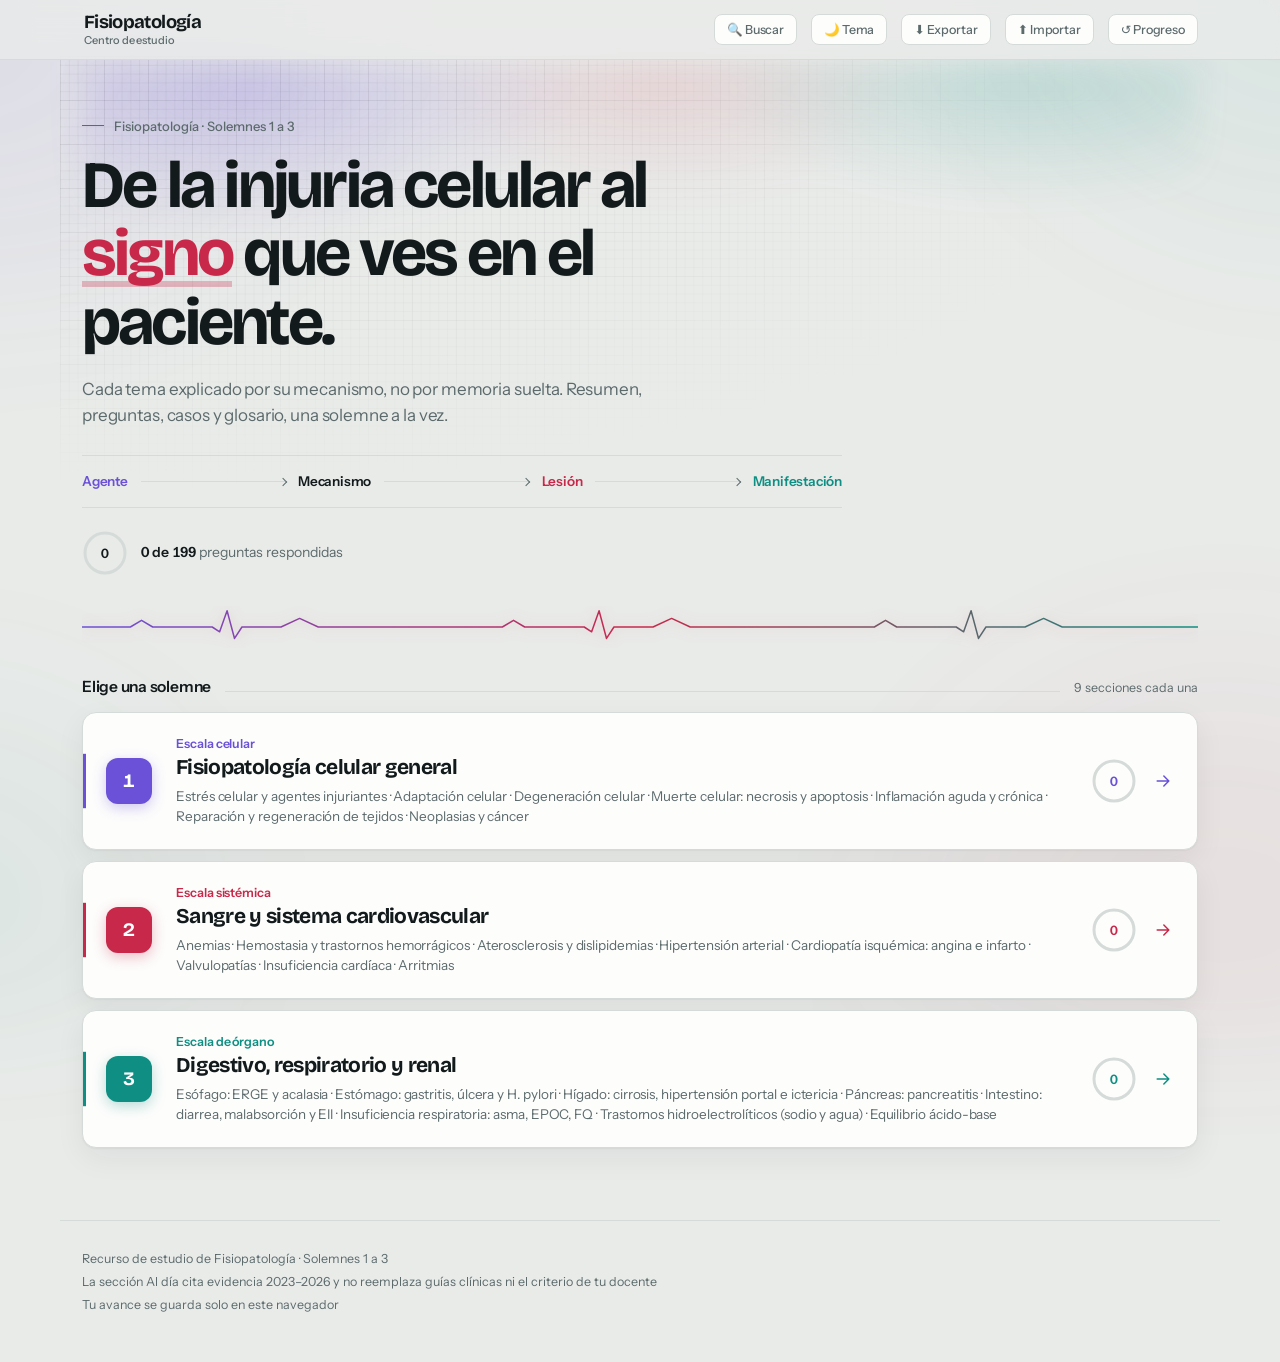
<file: index.html>
<!doctype html>
<html lang="es">
<head>
<meta charset="utf-8">
<meta name="viewport" content="width=device-width, initial-scale=1">
<title>Fisiopatología · Centro de Estudio</title>
<link rel="preconnect" href="https://fonts.googleapis.com">
<link rel="preconnect" href="https://fonts.gstatic.com" crossorigin>
<link href="https://fonts.googleapis.com/css2?family=Bricolage+Grotesque:opsz,wght@12..96,400;12..96,500;12..96,600;12..96,700;12..96,800&family=Instrument+Sans:wght@400;500;600;700&display=swap" rel="stylesheet">
<link rel="stylesheet" href="styles.css?v=10">
<script>try{if(localStorage.getItem('fp_theme')==='dark')document.documentElement.setAttribute('data-theme','dark');}catch(e){}</script>
</head>
<body data-theme="light">

<div id="boot" aria-hidden="true">
  <div class="boot-in">
    <svg class="boot-ecg" viewBox="0 0 420 78" preserveAspectRatio="xMidYMid meet">
      <defs><linearGradient id="bootgrad" x1="0" y1="0" x2="1" y2="0">
        <stop offset="0" stop-color="#6a51d8"/><stop offset=".5" stop-color="#c8294a"/><stop offset="1" stop-color="#0f8f83"/>
      </linearGradient></defs>
      <polyline points="0,39 122,39 134,31 146,39 192,39 200,45 208,11 216,53 224,39 260,39 276,27 292,39 420,39"/>
    </svg>
    <p class="boot-wm">Fisiopatología</p>
  </div>
</div>
<div class="topbar">
  <div class="topbar-in">
    <button class="brand" onclick="goHome()" aria-label="Inicio">
      <span class="wm"><b>Fisiopatología</b><small>Centro de estudio</small></span>
    </button>
    <div class="spacer"></div>
    <button class="tb-btn" onclick="openSearch()" title="Buscar en todo el contenido (tecla /)">🔍 Buscar</button>
    <button class="tb-btn" id="themeBtn" onclick="toggleTheme()">🌙 Tema</button>
    <button class="tb-btn" onclick="exportProgress()" title="Descargar tu progreso como archivo">⬇ Exportar</button>
    <button class="tb-btn" onclick="document.getElementById('importFile').click()" title="Cargar un progreso guardado">⬆ Importar</button>
    <button class="tb-btn" onclick="resetProgress()" title="Borrar tu progreso guardado">↺ Progreso</button>
    <input type="file" id="importFile" accept="application/json,.json" onchange="importProgress(this)" hidden>
  </div>
</div>

<main id="app"></main>
<div class="footer">
  Recurso de estudio de Fisiopatología · Solemnes 1 a 3<br>
  La sección Al día cita evidencia 2023–2026 y no reemplaza guías clínicas ni el criterio de tu docente<br>
  Tu avance se guarda solo en este navegador
</div>

<div id="searchOverlay" class="search-ov" hidden>
  <div class="search-box" role="dialog" aria-label="Buscar">
    <div class="search-top">
      <input id="searchInput" class="search-input" type="search" placeholder="Buscar en resúmenes, preguntas, casos, glosario…" autocomplete="off" oninput="runSearch()">
      <button class="search-close" onclick="closeSearch()" aria-label="Cerrar">✕</button>
    </div>
    <div id="searchResults" class="search-results"></div>
  </div>
</div>

<script src="data.js?v=10"></script>
<script src="app.js?v=10"></script>
</body>
</html>
</file>
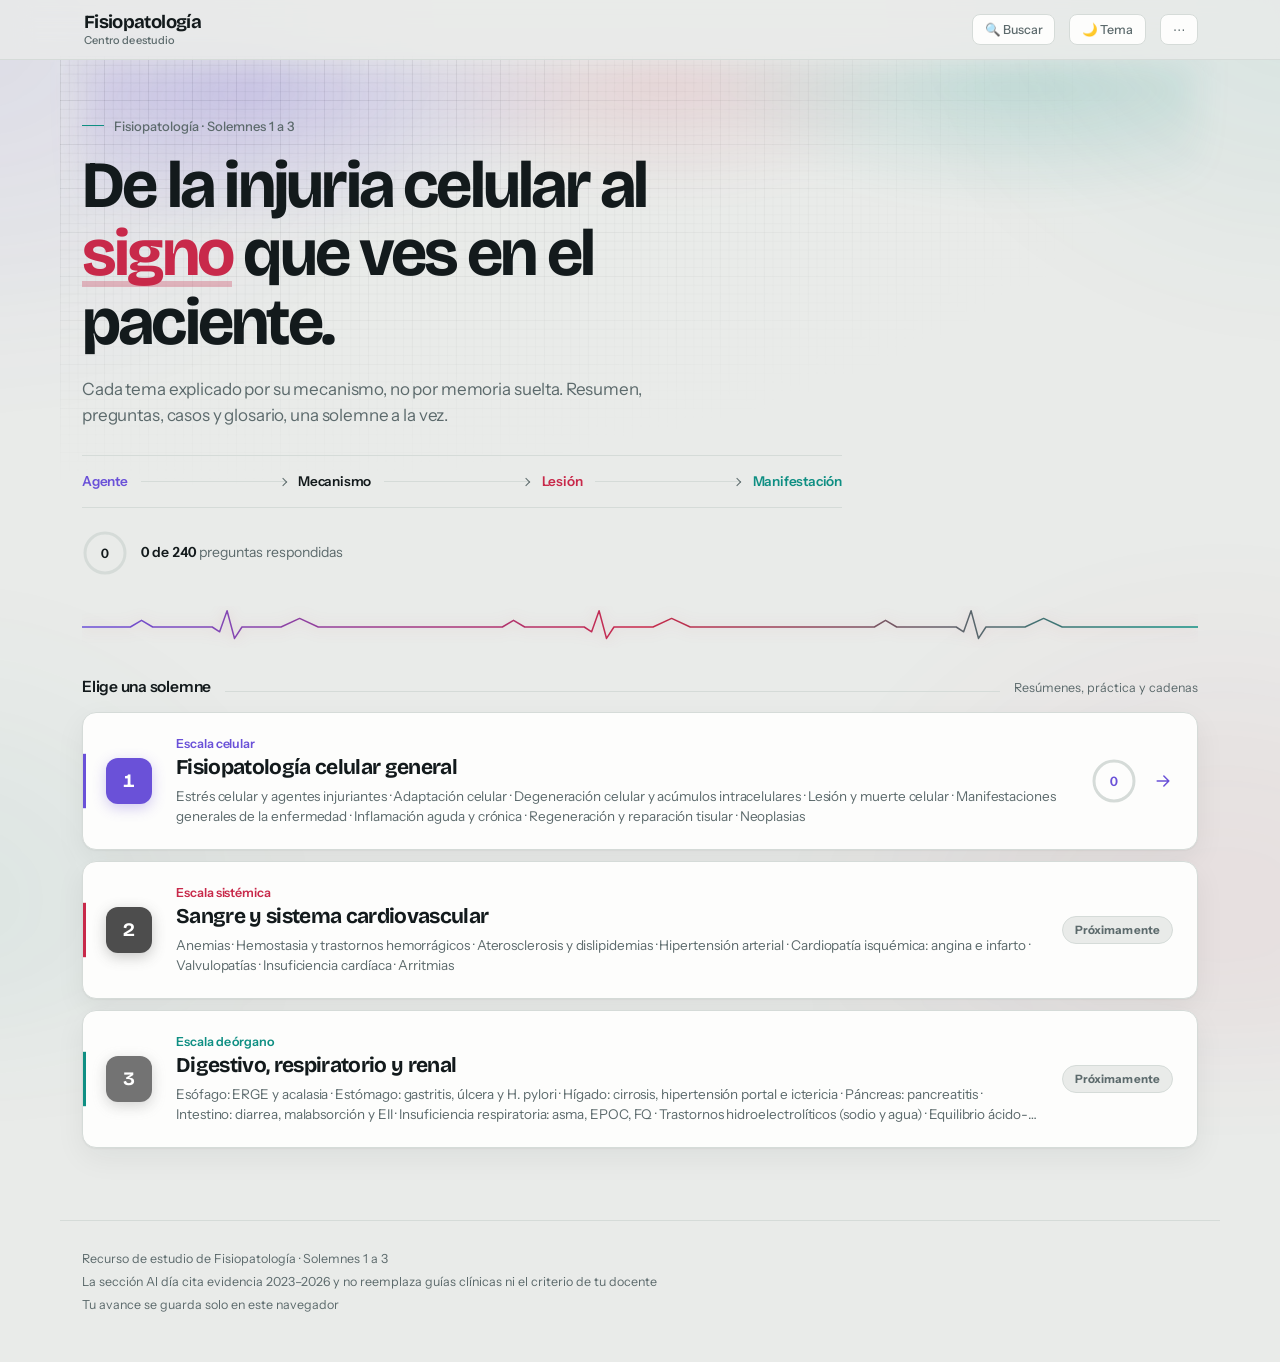
<file: public/index.html>
<!doctype html>
<html lang="es">
<head>
<meta charset="utf-8">
<meta name="viewport" content="width=device-width, initial-scale=1">
<title>Fisiopatología · Centro de Estudio</title>
<link rel="preconnect" href="https://fonts.googleapis.com">
<link rel="preconnect" href="https://fonts.gstatic.com" crossorigin>
<link href="https://fonts.googleapis.com/css2?family=Bricolage+Grotesque:opsz,wght@12..96,400;12..96,500;12..96,600;12..96,700;12..96,800&family=Instrument+Sans:wght@400;500;600;700&display=swap" rel="stylesheet">
<link rel="stylesheet" href="styles.css?v=20">
<script>try{document.documentElement.setAttribute('data-theme',localStorage.getItem('fp_theme')==='dark'?'dark':'light');}catch(e){}</script>
</head>
<body>

<div id="boot" aria-hidden="true">
  <div class="boot-in">
    <svg class="boot-ecg" viewBox="0 0 420 78" preserveAspectRatio="xMidYMid meet">
      <defs><linearGradient id="bootgrad" x1="0" y1="0" x2="1" y2="0">
        <stop offset="0" stop-color="#6a51d8"/><stop offset=".5" stop-color="#c8294a"/><stop offset="1" stop-color="#0f8f83"/>
      </linearGradient></defs>
      <polyline points="0,39 122,39 134,31 146,39 192,39 200,45 208,11 216,53 224,39 260,39 276,27 292,39 420,39"/>
    </svg>
    <p class="boot-wm">Fisiopatología</p>
  </div>
</div>
<div class="topbar">
  <div class="topbar-in">
    <button class="brand" onclick="goHome()" aria-label="Inicio">
      <span class="wm"><b>Fisiopatología</b><small>Centro de estudio</small></span>
    </button>
    <div class="spacer"></div>
    <button class="tb-btn" onclick="openSearch()" title="Buscar en todo el contenido (tecla /)" aria-label="Buscar">🔍<span class="tbl"> Buscar</span></button>
    <button class="tb-btn" id="themeBtn" onclick="toggleTheme()" aria-label="Cambiar tema">🌙<span class="tbl"> Tema</span></button>
    <div class="tb-more">
      <button class="tb-btn" onclick="toggleMore(event)" aria-label="Más opciones" aria-haspopup="true" aria-expanded="false" id="moreBtn">⋯</button>
      <div class="tb-menu" id="tbMenu" hidden>
        <button onclick="exportProgress();closeMore()">⬇ Exportar progreso</button>
        <button onclick="document.getElementById('importFile').click();closeMore()">⬆ Importar progreso</button>
        <button onclick="closeMore();resetProgress()">↺ Reiniciar progreso</button>
      </div>
    </div>
    <input type="file" id="importFile" accept="application/json,.json" onchange="importProgress(this)" hidden>
  </div>
</div>

<main id="app"></main>
<div class="footer">
  Recurso de estudio de Fisiopatología · Solemnes 1 a 3<br>
  La sección Al día cita evidencia 2023–2026 y no reemplaza guías clínicas ni el criterio de tu docente<br>
  Tu avance se guarda solo en este navegador
</div>

<div id="searchOverlay" class="search-ov" hidden>
  <div class="search-box" role="dialog" aria-label="Buscar">
    <div class="search-top">
      <input id="searchInput" class="search-input" type="search" placeholder="Buscar en resúmenes, preguntas, casos, glosario…" autocomplete="off" oninput="runSearch()">
      <button class="search-close" onclick="closeSearch()" aria-label="Cerrar">✕</button>
    </div>
    <div id="searchResults" class="search-results"></div>
  </div>
</div>

<script src="data.js?v=20"></script>
<script src="app.js?v=20"></script>
</body>
</html>
</file>
<file: styles.css>
/* ============================================================
   FISIOPATOLOGIA
   Paleta: tinciones histologicas (violeta de cristal / carmin de
   eosina / azul de metileno). Textura: papel milimetrado de ECG.
   Tipografia: Bricolage Grotesque (titulares) + Instrument Sans (todo lo demas).
   ============================================================ */
:root{
  --bg:#e9ebe9; --panel:#fdfdfc; --ink:#131a1c; --muted:#5c6a6c; --line:#d5dbd8; --soft:#f1f4f2;
  --ok:#0e7a52; --okbg:#e2f2ea; --bad:#a81e3c; --badbg:#fae6ea;
  --shadow:0 1px 2px rgba(19,26,28,.05),0 10px 30px rgba(19,26,28,.06);
  --shadow-lift:0 3px 8px rgba(19,26,28,.07),0 24px 52px rgba(19,26,28,.13);
  --s1:#6a51d8; --s2:#c8294a; --s3:#0f8f83;
  --c:#0f8f83;
  --display:"Bricolage Grotesque","Instrument Sans",system-ui,sans-serif;
  --ui:"Instrument Sans",system-ui,-apple-system,sans-serif;
  --prose:var(--ui);
  --grid:rgba(19,26,28,.055);
  --r:16px;
}
[data-theme="dark"]{
  --bg:#0b1012; --panel:#131a1d; --ink:#e5ebe8; --muted:#8d9c9c; --line:#222d30; --soft:#0f171a;
  --ok:#45cf9b; --okbg:#0c2620; --bad:#ff7b95; --badbg:#28131a;
  --shadow:0 1px 2px rgba(0,0,0,.45),0 12px 32px rgba(0,0,0,.4);
  --shadow-lift:0 4px 14px rgba(0,0,0,.5),0 28px 60px rgba(0,0,0,.55);
  --grid:rgba(229,235,232,.042);
}
*{box-sizing:border-box}
html{scroll-behavior:smooth}
body{margin:0;background:var(--bg);color:var(--ink);font-family:var(--ui);font-size:15px;line-height:1.55;-webkit-font-smoothing:antialiased;text-rendering:optimizeLegibility;position:relative}
/* fondo animado: deriva lenta de los 3 colores de tincion, fijo detras de todo el contenido */
body::before{content:"";position:fixed;inset:-15vh -15vw;z-index:-1;pointer-events:none;opacity:.7;
  background:
    radial-gradient(38% 42% at 10% 15%,color-mix(in srgb,var(--s1) 15%,transparent),transparent 70%),
    radial-gradient(34% 40% at 90% 10%,color-mix(in srgb,var(--s3) 13%,transparent),transparent 72%),
    radial-gradient(36% 46% at 85% 92%,color-mix(in srgb,var(--s2) 11%,transparent),transparent 72%),
    radial-gradient(30% 38% at 8% 90%,color-mix(in srgb,var(--s3) 9%,transparent),transparent 74%);
  filter:blur(70px);
  animation:bgDrift 42s ease-in-out infinite alternate}
@keyframes bgDrift{
  0%{transform:translate3d(0,0,0) scale(1)}
  50%{transform:translate3d(2.5%,-3%,0) scale(1.07)}
  100%{transform:translate3d(-3%,2%,0) scale(1.03)}
}
h1,h2,h3{font-family:var(--display);font-weight:700;letter-spacing:-.025em;line-height:1.04;margin:0}
button{font-family:inherit;cursor:pointer;color:inherit}
a{color:inherit}
.num{font-variant-numeric:tabular-nums}
::selection{background:color-mix(in srgb,var(--c) 26%,transparent)}
:focus-visible{outline:2px solid var(--c);outline-offset:3px;border-radius:6px}

/* ---------------- motion ---------------- */
@keyframes rise{from{opacity:0;transform:translateY(15px)}to{opacity:1;transform:none}}
@keyframes riseSm{from{opacity:0;transform:translateY(8px)}to{opacity:1;transform:none}}
@keyframes fadeIn{from{opacity:0}to{opacity:1}}
@keyframes growX{from{transform:scaleX(0)}to{transform:scaleX(1)}}
@keyframes trace{to{stroke-dashoffset:0}}
@keyframes ringIn{from{stroke-dashoffset:var(--ci)}to{stroke-dashoffset:var(--off)}}
@keyframes pop{0%{transform:scale(.97)}55%{transform:scale(1.015)}100%{transform:scale(1)}}
@keyframes nudge{0%,100%{transform:translateX(0)}25%{transform:translateX(-5px)}55%{transform:translateX(4px)}80%{transform:translateX(-2px)}}
@keyframes flipIn{from{opacity:0;transform:translateY(10px) scale(.99)}to{opacity:1;transform:none}}
@media (prefers-reduced-motion:reduce){*{animation:none!important;transition:none!important}}


/* ---------------- arranque: monitor que pasa de linea plana a latido ---------------- */
#boot{position:fixed;inset:0;z-index:100;background:var(--bg);display:grid;place-items:center;
  animation:bootOut .55s 1.05s cubic-bezier(.6,0,.35,1) forwards}
#boot.skip{animation-delay:.15s;animation-duration:.35s}
@keyframes bootOut{to{opacity:0;visibility:hidden;transform:translateY(-10px)}}
.boot-in{text-align:center}
.boot-ecg{width:min(400px,74vw);height:78px;display:block;margin:0 auto}
.boot-ecg polyline{fill:none;stroke:url(#bootgrad);stroke-width:2;vector-effect:non-scaling-stroke;
  stroke-linecap:round;stroke-linejoin:round;stroke-dasharray:620;stroke-dashoffset:620;
  animation:trace .9s .12s cubic-bezier(.45,.5,.3,1) forwards}
.boot-wm{font-family:var(--display);font-size:15.5px;font-weight:600;letter-spacing:-.022em;color:var(--muted);
  margin:10px 0 0;animation:riseSm .5s .52s both}
/* Si el sistema pide menos movimiento, la portada no aparece: nunca puede bloquear la app. */
@media (prefers-reduced-motion:reduce){#boot{display:none}}

/* ---------------- top bar ---------------- */
.topbar{position:sticky;top:0;z-index:40;background:color-mix(in srgb,var(--bg) 82%,transparent);backdrop-filter:blur(14px) saturate(1.4);border-bottom:1px solid var(--line)}
.topbar-in{max-width:1160px;margin:0 auto;padding:11px 22px;display:flex;align-items:center;gap:14px}
.brand{display:flex;align-items:center;gap:11px;background:none;border:0;padding:2px;cursor:pointer}
.brand .mark{width:34px;height:34px;border-radius:9px;flex:none;display:grid;place-items:center;background:var(--ink);transition:transform .22s cubic-bezier(.2,.7,.3,1)}
.brand:hover .mark{transform:translateY(-2px) rotate(-3deg)}
.brand .mark svg{width:23px;height:15px}
.brand .mark polyline{fill:none;stroke:url(#brandgrad);stroke-width:3.2;stroke-linecap:round;stroke-linejoin:round;stroke-dasharray:120;stroke-dashoffset:120;animation:trace 2.2s .1s ease forwards}
.brand .wm{display:flex;flex-direction:column;text-align:left;line-height:1}
.brand .wm b{font-family:var(--display);font-weight:700;font-size:18.5px;letter-spacing:-.035em}
.brand .wm small{font-size:11px;font-weight:500;color:var(--muted);margin-top:3px;letter-spacing:-.005em}
.spacer{flex:1}
.tb-btn{border:1px solid var(--line);background:var(--panel);color:var(--muted);border-radius:8px;padding:7px 12px;font-size:12.5px;font-weight:500;letter-spacing:-.01em;transition:color .15s,border-color .15s,transform .15s}
.tb-btn:hover{color:var(--ink);border-color:color-mix(in srgb,var(--ink) 28%,var(--line));transform:translateY(-1px)}
@media(max-width:560px){.brand .wm small{display:none}.tb-btn{padding:7px 9px;font-size:12px}}

.wrap{max-width:1160px;margin:0 auto;padding:26px 22px 72px;animation:fadeIn .3s ease both}
.crumb{display:flex;gap:8px;align-items:center;color:var(--muted);font-size:12.5px;margin-bottom:24px;flex-wrap:wrap;animation:riseSm .4s both}
.crumb button{background:none;border:0;color:var(--muted);font:inherit;padding:0;transition:color .15s}
.crumb button:hover{color:var(--c)}
.crumb .sep{opacity:.4}

/* ---------------- HOME hero ---------------- */
/* La textura va en ::before para que NUNCA ocupe altura en el flujo. */
.hero{position:relative;isolation:isolate;padding:30px 0 4px}
.hero::before{content:"";position:absolute;inset:-30px -22px -10px;z-index:0;pointer-events:none;
  background-image:linear-gradient(var(--grid) 1px,transparent 1px),linear-gradient(90deg,var(--grid) 1px,transparent 1px),
                   linear-gradient(var(--grid) 1px,transparent 1px),linear-gradient(90deg,var(--grid) 1px,transparent 1px);
  background-size:44px 44px,44px 44px,8.8px 8.8px,8.8px 8.8px;
  -webkit-mask-image:radial-gradient(120% 100% at 12% 0%,#000 0%,transparent 72%);
  mask-image:radial-gradient(120% 100% at 12% 0%,#000 0%,transparent 72%);
  animation:fadeIn 1.2s .1s ease both}
/* aura de tincion: brillo tenue de los 3 colores del curso detras del hero */
.hero::after{content:"";position:absolute;inset:-24px 0 auto 0;height:330px;z-index:0;pointer-events:none;
  background:radial-gradient(44% 66% at 15% 6%,color-mix(in srgb,var(--s1) 24%,transparent),transparent 70%),
             radial-gradient(40% 60% at 84% 0%,color-mix(in srgb,var(--s3) 20%,transparent),transparent 72%),
             radial-gradient(32% 54% at 52% 2%,color-mix(in srgb,var(--s2) 13%,transparent),transparent 74%);
  filter:blur(16px);opacity:.6;animation:fadeIn 1.7s .15s ease both}
.hero>*{position:relative;z-index:1}
.eyebrow{font-size:13px;font-weight:500;color:var(--muted);margin:0;display:flex;align-items:center;gap:10px;animation:rise .55s .05s both}
.eyebrow::before{content:"";width:22px;height:1px;background:var(--c);flex:none;animation:growX .6s .15s both;transform-origin:left}
.hero h1{font-size:clamp(36px,7vw,66px);margin:16px 0 0;letter-spacing:-.042em;font-weight:700;max-width:15ch;animation:rise .75s .12s cubic-bezier(.2,.7,.3,1) both}
.hero h1 em{font-style:normal;color:var(--s2);position:relative;white-space:nowrap}
.hero h1 em::after{content:"";position:absolute;left:0;right:0;bottom:.1em;height:.09em;background:currentColor;opacity:.28;transform-origin:left;animation:growX .7s .7s cubic-bezier(.2,.7,.3,1) both}
.lede{font-size:17px;line-height:1.58;color:var(--muted);max-width:54ch;letter-spacing:-.008em;margin:18px 0 0;animation:rise .7s .22s both}

/* cadena fisiopatologica */
.chain{display:flex;align-items:center;flex-wrap:wrap;margin:26px 0 0;padding:15px 0;border-top:1px solid var(--line);border-bottom:1px solid var(--line);max-width:760px;animation:rise .7s .3s both}
.chain span{font-size:13.5px;font-weight:600;letter-spacing:-.015em;color:var(--ink);white-space:nowrap}
.chain i{flex:1;min-width:20px;height:1px;background:var(--line);position:relative;margin:0 13px;transform-origin:left}
.chain i::after{content:"";position:absolute;right:-1px;top:-2.5px;width:5px;height:5px;border-top:1px solid var(--muted);border-right:1px solid var(--muted);transform:rotate(45deg)}
.chain i:nth-of-type(1){animation:growX .45s .5s both}
.chain i:nth-of-type(2){animation:growX .45s .64s both}
.chain i:nth-of-type(3){animation:growX .45s .78s both}
.chain span:nth-child(1){color:var(--s1)}
.chain span:nth-child(5){color:var(--s2)}
.chain span:nth-child(7){color:var(--s3)}
@media(max-width:680px){.chain span{font-size:12px}.chain i{margin:0 8px;min-width:12px}}

.herostat{display:flex;align-items:center;gap:13px;margin-top:22px;animation:rise .7s .4s both}
.herostat .ring{flex:none;color:var(--ink);--rtrack:var(--line)}
.hs-tx{font-size:14px;color:var(--muted);max-width:30ch;margin:0}
.hs-tx b{color:var(--ink);font-weight:600;font-variant-numeric:tabular-nums}

.ring{width:46px;height:46px}
.ring circle.trk{stroke:var(--rtrack,rgba(0,0,0,.12))}
.ring circle.val{stroke:currentColor;animation:ringIn 1.15s .35s cubic-bezier(.2,.7,.3,1) both}
.ringt{font-family:var(--ui);font-size:13px;font-weight:600;fill:currentColor;font-variant-numeric:tabular-nums}

/* trazado ECG: separador vivo, sin ocupar bloque muerto */
.ecgline{margin:30px 0 0;height:42px}
.ecgline svg{display:block;width:100%;height:42px}
.ecgline polyline{fill:none;stroke:url(#ecggrad);stroke-width:1.5;vector-effect:non-scaling-stroke;stroke-linecap:round;stroke-linejoin:round;
  filter:drop-shadow(0 1px 7px color-mix(in srgb,var(--s2) 26%,transparent));
  stroke-dasharray:2800;stroke-dashoffset:2800;animation:trace 3s .45s cubic-bezier(.35,.6,.4,1) forwards}

/* ---------------- selector de solemnes ---------------- */
.picklabel{display:flex;align-items:baseline;gap:14px;margin:26px 0 14px;animation:rise .6s .48s both}
.picklabel h2{font-size:15.5px;font-family:var(--ui);font-weight:600;letter-spacing:-.015em}
.picklabel i{flex:1;height:1px;background:var(--line)}
.picklabel span{font-size:12.5px;color:var(--muted)}

.sollist{display:flex;flex-direction:column;gap:11px}
.solrow{display:grid;grid-template-columns:auto 1fr auto;gap:24px;align-items:center;width:100%;text-align:left;
  background:var(--panel);border:1px solid var(--line);border-radius:14px;box-shadow:var(--shadow);
  padding:22px 24px 22px 23px;position:relative;overflow:hidden;
  transition:transform .22s cubic-bezier(.2,.7,.3,1),box-shadow .22s,border-color .2s;animation:rise .6s both}
.solrow::before{content:"";position:absolute;left:0;top:0;bottom:0;width:3px;background:var(--c);transform:scaleY(.4);transform-origin:center;transition:transform .25s cubic-bezier(.2,.7,.3,1)}
.solrow:hover::before{transform:scaleY(1)}
.solrow::after{content:"";position:absolute;inset:0;z-index:0;pointer-events:none;opacity:0;transition:opacity .22s;
  background:radial-gradient(120% 140% at 0% 50%,color-mix(in srgb,var(--c) 7%,transparent),transparent 60%)}
.solrow:hover::after{opacity:1}
.solrow>*{position:relative;z-index:1}
.solrow:nth-child(1){animation-delay:.55s}
.solrow:nth-child(2){animation-delay:.64s}
.solrow:nth-child(3){animation-delay:.73s}
.solrow:hover{transform:translateY(-3px);box-shadow:var(--shadow-lift);border-color:color-mix(in srgb,var(--c) 35%,var(--line))}
.sr-chip{width:46px;height:46px;border-radius:12px;flex:none;display:grid;place-items:center;background:var(--c);color:#fff;
  font-family:var(--display);font-size:19px;font-weight:700;letter-spacing:-.03em;font-variant-numeric:tabular-nums;
  box-shadow:0 4px 14px color-mix(in srgb,var(--c) 30%,transparent);
  transition:transform .25s cubic-bezier(.2,.7,.3,1),box-shadow .25s}
.solrow:hover .sr-chip{transform:translateY(-3px) rotate(-3deg);box-shadow:0 8px 20px color-mix(in srgb,var(--c) 42%,transparent)}
.sr-mid{min-width:0}
.sr-scale{font-size:12.5px;font-weight:600;color:var(--c);letter-spacing:-.005em}
.solrow h2{font-size:21px;margin:5px 0 0;letter-spacing:-.032em;line-height:1.12}
.sr-topics{display:-webkit-box;-webkit-line-clamp:2;-webkit-box-orient:vertical;overflow:hidden;
  font-size:13.5px;line-height:1.5;color:var(--muted);margin-top:7px;letter-spacing:-.005em}
.sr-end{display:flex;align-items:center;gap:16px;flex:none}
.sr-end .ring{color:var(--c);--rtrack:var(--line)}
.sr-go{display:inline-flex;color:var(--c);transition:transform .22s}
.sr-go svg{width:20px;height:20px}
.solrow:hover .sr-go{transform:translateX(5px)}
@media(max-width:760px){
  .solrow{grid-template-columns:auto 1fr;gap:16px;padding:20px 18px 20px 16px;row-gap:14px}
  .sr-end{grid-column:1/-1;justify-content:space-between;width:100%;padding-top:2px;border-top:1px solid var(--line)}
  .sr-end .ring{margin-top:12px}
  .sr-go{margin-top:12px}
  .sr-chip{width:40px;height:40px;font-size:17px}
  .solrow h2{font-size:19px}
}

/* ---------------- HUB ---------------- */
.idhead{display:flex;align-items:flex-start;gap:18px;margin-bottom:30px;flex-wrap:wrap;animation:rise .55s .04s both}
.idhead .glyph{width:58px;height:58px;border-radius:12px;flex:none;display:grid;place-items:center;color:#fff;background:var(--c);font-family:var(--display);font-size:20px;font-weight:700;letter-spacing:-.02em}
.idhead h1{font-size:clamp(25px,4.2vw,36px);letter-spacing:-.035em}
.idhead p{font-family:var(--prose);margin:7px 0 0;color:var(--muted);font-size:15.5px;line-height:1.5;letter-spacing:-.008em;max-width:56ch}
.idprog{width:100%;max-width:340px;margin-top:4px}
.idprog .lbl{font-size:12.5px;color:var(--muted);display:flex;justify-content:space-between;margin-bottom:7px}
.idprog .lbl b{font-weight:600;color:var(--ink);font-variant-numeric:tabular-nums}
.idprog .track{height:5px;background:var(--soft);border:1px solid var(--line);border-radius:3px;overflow:hidden}
.idprog .track>i{display:block;height:100%;background:var(--c);transform-origin:left;animation:growX .85s .25s cubic-bezier(.2,.7,.3,1) both}

.hub{display:grid;grid-template-columns:repeat(3,1fr);gap:1px;background:var(--line);border:1px solid var(--line);border-radius:var(--r);overflow:hidden}
@media(max-width:860px){.hub{grid-template-columns:repeat(2,1fr)}}
@media(max-width:540px){.hub{grid-template-columns:1fr}}
.hubcard{background:var(--panel);border:0;padding:22px 20px;text-align:left;display:flex;flex-direction:column;min-height:158px;position:relative;transition:background .18s;animation:riseSm .45s both}
.hubcard:nth-child(1){animation-delay:.10s}.hubcard:nth-child(2){animation-delay:.15s}.hubcard:nth-child(3){animation-delay:.20s}
.hubcard:nth-child(4){animation-delay:.25s}.hubcard:nth-child(5){animation-delay:.30s}.hubcard:nth-child(6){animation-delay:.35s}
.hubcard:nth-child(7){animation-delay:.40s}.hubcard:nth-child(8){animation-delay:.45s}.hubcard:nth-child(9){animation-delay:.50s}
.hubcard:hover{background:color-mix(in srgb,var(--c) 5%,var(--panel))}
.hubcard .ic{width:34px;height:34px;color:var(--c);margin-bottom:14px;display:grid;place-items:center;transition:transform .25s cubic-bezier(.2,.7,.3,1)}
.hubcard:hover .ic{transform:translateY(-3px) scale(1.06)}
.hubcard .ic svg{width:25px;height:25px}
.hubcard h3{font-family:var(--ui);font-size:16.5px;font-weight:600;letter-spacing:-.015em}
.hubcard .hd{font-family:var(--prose);color:var(--muted);font-size:14px;line-height:1.46;letter-spacing:-.005em;margin-top:5px;flex:1}
.hubcard .hm{font-size:12.5px;color:var(--muted);margin-top:14px;font-variant-numeric:tabular-nums}
.hubcard .arrow{position:absolute;top:22px;right:20px;color:var(--c);opacity:0;transform:translateX(-6px);transition:.2s}
.hubcard .arrow svg{width:18px;height:18px}
.hubcard:hover .arrow{opacity:1;transform:none}

/* ---------------- section shell ---------------- */
.backbtn{border:1px solid var(--line);background:var(--panel);color:var(--muted);border-radius:8px;padding:7px 13px;font-size:12.5px;font-weight:500;display:inline-flex;gap:7px;align-items:center;margin-bottom:22px;transition:color .15s,border-color .15s,gap .18s;animation:riseSm .4s .04s both}
.backbtn:hover{color:var(--ink);border-color:color-mix(in srgb,var(--ink) 28%,var(--line));gap:10px}
.backbtn svg{width:16px;height:16px}
.sechead{display:flex;align-items:center;gap:14px;margin-bottom:26px;padding-bottom:20px;border-bottom:1px solid var(--line);animation:rise .5s .08s both}
.sechead .ic{width:38px;height:38px;color:var(--c);flex:none;display:grid;place-items:center}
.sechead .ic svg{width:27px;height:27px}
.sechead h2{font-family:var(--display);font-size:27px;letter-spacing:-.032em}
.sechead p{font-family:var(--prose);margin:3px 0 0;color:var(--muted);font-size:14.5px;letter-spacing:-.005em}

/* ---------------- notes index ---------------- */
.secintro{font-family:var(--prose);color:var(--muted);font-size:15.5px;letter-spacing:-.008em;margin:0 0 20px;animation:riseSm .45s .12s both}
.tindex{border:1px solid var(--line);border-radius:var(--r);overflow:hidden;background:var(--panel);box-shadow:var(--shadow);animation:rise .5s .16s both}
.trow{display:flex;align-items:center;gap:16px;width:100%;text-align:left;background:none;border:0;border-bottom:1px solid var(--line);padding:17px 20px;transition:background .16s,padding-left .16s}
.trow:last-child{border-bottom:0}
.trow:hover{background:color-mix(in srgb,var(--c) 5%,var(--panel));padding-left:26px}
.trow .tn{font-size:12.5px;color:var(--muted);flex:none;width:20px;font-variant-numeric:tabular-nums}
.trow.read .tn{color:var(--c);font-weight:600}
.trow .ti{flex:1;min-width:0}
.trow .ti h4{font-family:var(--ui);font-size:16.5px;font-weight:600;margin:0;letter-spacing:-.015em}
.trow .tmeta{font-size:12.5px;color:var(--muted)}
.trow .chev{display:inline-flex;align-items:center;gap:9px;color:var(--muted);flex:none;transition:color .16s,transform .16s}
.trow .chev svg{width:18px;height:18px}
.trow:hover .chev{color:var(--c);transform:translateX(3px)}
.tick{color:var(--ok);display:inline-flex}
.tick svg{width:15px;height:15px}

/* ---------------- reading view ---------------- */
.readbar{display:flex;align-items:center;justify-content:space-between;gap:12px;margin-bottom:13px;animation:riseSm .4s both}
.btn-mini{border:1px solid var(--line);background:var(--panel);color:var(--muted);border-radius:8px;padding:7px 12px;font-size:12.5px;font-weight:500;display:inline-flex;gap:6px;align-items:center;transition:color .15s,border-color .15s,gap .18s}
.btn-mini:hover{color:var(--ink);border-color:color-mix(in srgb,var(--ink) 28%,var(--line));gap:9px}
.btn-mini svg{width:15px;height:15px}
.rpos{font-size:12.5px;color:var(--muted);font-variant-numeric:tabular-nums}
.reading{background:var(--panel);border:1px solid var(--line);border-radius:var(--r);box-shadow:var(--shadow);padding:38px 44px 34px;margin-top:16px;max-width:70ch;animation:rise .55s .08s both}
@media(max-width:640px){.reading{padding:26px 22px}}
.rkicker{font-size:12.5px;font-weight:600;color:var(--c)}
.rtitle{font-family:var(--display);font-size:clamp(28px,4.8vw,40px);font-weight:700;margin:10px 0 0;letter-spacing:-.04em;line-height:1.03}
.rrule{height:1px;background:var(--line);margin:24px 0 0;transform-origin:left;animation:growX .7s .3s cubic-bezier(.2,.7,.3,1) both}
.kp{padding:24px 0;border-bottom:1px solid var(--line);animation:riseSm .5s both}
.kp:nth-child(1){animation-delay:.22s}.kp:nth-child(2){animation-delay:.30s}.kp:nth-child(3){animation-delay:.38s}
.kp:nth-child(4){animation-delay:.46s}.kp:nth-child(5){animation-delay:.54s}
.kp:last-child{border-bottom:0;padding-bottom:8px}
.kp h4{font-family:var(--display);font-size:14px;font-weight:700;letter-spacing:-.015em;color:var(--c);margin:0 0 12px}
.kp ul{margin:0;padding:0;list-style:none}
.kp li{font-family:var(--prose);font-size:16.5px;line-height:1.64;letter-spacing:-.008em;position:relative;padding-left:19px;margin:11px 0}
.kp li::before{content:"";position:absolute;left:0;top:.72em;width:9px;height:1px;background:var(--c);opacity:.65}
.kp li b{font-weight:600;color:var(--ink)}
.readcta{margin-top:26px;padding-top:24px;border-top:1px solid var(--line)}
.readnav{display:flex;gap:14px;margin-top:16px;max-width:74ch;animation:riseSm .5s .5s both}
.rn-sp{flex:1}
.rn-btn{flex:1;min-width:0;display:flex;align-items:center;gap:12px;background:var(--panel);border:1px solid var(--line);border-radius:12px;padding:15px 17px;box-shadow:var(--shadow);text-align:left;transition:transform .18s cubic-bezier(.2,.7,.3,1),border-color .18s}
.rn-btn:hover{transform:translateY(-3px);border-color:color-mix(in srgb,var(--c) 45%,var(--line))}
.rn-btn.next{justify-content:flex-end;text-align:right}
.rn-btn span{display:flex;flex-direction:column;min-width:0;font-weight:600;font-size:14px;letter-spacing:-.01em}
.rn-btn small{font-size:12px;color:var(--muted);font-weight:400;margin-bottom:2px}
.rn-btn svg{width:19px;height:19px;color:var(--c);flex:none;transition:transform .18s}
.rn-btn:hover svg{transform:translateX(-3px)}
.rn-btn.next:hover svg{transform:translateX(3px)}

/* ---------------- quiz ---------------- */
.qmeta{display:flex;justify-content:space-between;align-items:center;gap:12px;margin-bottom:12px;flex-wrap:wrap}
.qmeta .prog{font-size:12.5px;color:var(--muted);font-variant-numeric:tabular-nums}
.bar{height:3px;background:var(--soft);border-radius:2px;overflow:hidden}
.bar>i{display:block;height:100%;width:0;border-radius:2px;transition:width .4s cubic-bezier(.2,.7,.3,1)}
.qcard{background:var(--panel);border:1px solid var(--line);border-radius:var(--r);box-shadow:var(--shadow);padding:28px;animation:flipIn .4s both}
@media(max-width:600px){.qcard{padding:22px 18px}}
.qcard .qn{font-size:12.5px;color:var(--muted);font-variant-numeric:tabular-nums}
.qcard .qtext{font-family:var(--display);font-size:22px;font-weight:600;margin:10px 0 22px;line-height:1.24;letter-spacing:-.028em;max-width:46ch}
.opt{display:flex;gap:13px;align-items:flex-start;width:100%;text-align:left;border:1px solid var(--line);background:var(--panel);border-radius:11px;padding:14px 16px;margin-bottom:9px;font-size:15px;line-height:1.45;transition:border-color .15s,background .15s,transform .15s;animation:riseSm .35s both}
.opt:nth-of-type(1){animation-delay:.06s}.opt:nth-of-type(2){animation-delay:.12s}
.opt:nth-of-type(3){animation-delay:.18s}.opt:nth-of-type(4){animation-delay:.24s}
.opt:hover:not(:disabled){border-color:color-mix(in srgb,var(--c) 60%,var(--line));background:color-mix(in srgb,var(--c) 4%,var(--panel));transform:translateX(3px)}
.opt:active:not(:disabled){transform:scale(.995)}
.opt .lt{font-size:13px;font-weight:600;flex:none;width:16px;color:var(--muted);padding-top:1px}
.opt.correct{border-color:var(--ok);background:var(--okbg);animation:pop .45s ease both}
.opt.correct .lt{color:var(--ok)}
.opt.wrong{border-color:var(--bad);background:var(--badbg);animation:nudge .42s ease both}
.opt.wrong .lt{color:var(--bad)}
.opt:disabled{cursor:default}
.explain{font-family:var(--prose);margin-top:10px;border-radius:11px;padding:16px 18px;font-size:15px;line-height:1.56;letter-spacing:-.005em;border:1px solid var(--line);background:var(--soft);border-left-width:3px;animation:rise .4s both}
.explain.ok{border-left-color:var(--ok)}
.explain.no{border-left-color:var(--bad)}
.explain b{font-family:var(--ui);font-size:14px;font-weight:600;letter-spacing:-.01em}
.explain.ok b{color:var(--ok)}
.explain.no b{color:var(--bad)}
.qnav{display:flex;justify-content:space-between;gap:10px;margin-top:20px}
.btn{border:1px solid var(--line);background:var(--panel);border-radius:9px;padding:11px 18px;font-weight:600;font-size:13.5px;letter-spacing:-.01em;transition:border-color .15s,transform .15s,filter .15s}
.btn:hover:not(:disabled){border-color:color-mix(in srgb,var(--ink) 28%,var(--line));transform:translateY(-2px)}
.btn:active:not(:disabled){transform:translateY(0)}
.btn.primary{color:#fff;border-color:transparent}
.btn.primary:hover:not(:disabled){filter:brightness(1.09)}
.btn:disabled{opacity:.35;cursor:default}
.result{text-align:center;padding:38px 20px}
.result .big{font-family:var(--display);font-size:60px;font-weight:700;line-height:1;letter-spacing:-.05em;font-variant-numeric:tabular-nums;animation:rise .6s .35s both}
.result .lbl{font-size:13.5px;color:var(--muted);margin-top:10px;animation:riseSm .5s .45s both}
.result p{font-family:var(--prose);font-size:15px;color:var(--muted);margin-top:10px;animation:riseSm .5s .55s both}
.donut{width:128px;height:128px;margin:0 auto 8px;transform:rotate(-90deg)}
.donut circle.dval{animation:ringIn 1.2s .2s cubic-bezier(.2,.7,.3,1) both}
.topicpick{display:flex;flex-wrap:wrap;gap:7px;margin-bottom:24px;animation:riseSm .45s .1s both}
.tp{border:1px solid var(--line);background:var(--panel);color:var(--muted);border-radius:7px;padding:8px 12px;font-size:12.5px;font-weight:500;letter-spacing:-.01em;transition:color .15s,border-color .15s,transform .15s}
.tp:hover{color:var(--ink);transform:translateY(-2px)}
.tp.active{color:#fff;border-color:transparent}
.tp .badge2{font-size:12px;opacity:.65;margin-left:6px;font-variant-numeric:tabular-nums}

/* ---------------- cases ---------------- */
.case{background:var(--panel);border:1px solid var(--line);border-radius:var(--r);box-shadow:var(--shadow);padding:26px;margin-bottom:14px;max-width:74ch;animation:rise .5s both}
.case:nth-child(1){animation-delay:.10s}.case:nth-child(2){animation-delay:.19s}.case:nth-child(3){animation-delay:.28s}
@media(max-width:600px){.case{padding:20px}}
.case .ctag{font-size:12px;font-weight:600;color:var(--c);border:1px solid color-mix(in srgb,var(--c) 40%,var(--line));padding:4px 10px;border-radius:5px;display:inline-block}
.case h3{font-size:22px;margin:14px 0 0;letter-spacing:-.03em}
.case .vitals{display:flex;flex-wrap:wrap;gap:0;margin:16px 0;border-top:1px solid var(--line);border-bottom:1px solid var(--line)}
.vital{font-size:13px;padding:9px 14px 9px 0;margin-right:14px;color:var(--ink);border-right:1px solid var(--line);font-variant-numeric:tabular-nums}
.vital:last-child{border-right:0;margin-right:0}
.case p{font-family:var(--prose);font-size:16px;line-height:1.6;letter-spacing:-.008em;margin:0}
.case .q{font-family:var(--display);font-weight:600;font-size:17px;letter-spacing:-.02em;margin:18px 0 6px}
.reveal{border:1px solid var(--line);border-left:3px solid var(--c);border-radius:10px;overflow:hidden;margin-top:10px;background:var(--soft)}
.reveal>summary{list-style:none;cursor:pointer;padding:13px 16px;font-size:13.5px;font-weight:600;color:var(--c);display:flex;gap:8px;align-items:center;letter-spacing:-.01em;transition:gap .18s}
.reveal>summary:hover{gap:11px}
.reveal>summary::-webkit-details-marker{display:none}
.reveal[open]>summary{border-bottom:1px solid var(--line)}
.reveal .rc{font-family:var(--prose);font-size:15.5px;line-height:1.6;letter-spacing:-.005em;padding:14px 16px 16px;animation:riseSm .35s both}

/* ---------------- flashcards ---------------- */
.fcwrap{max-width:580px;margin:0 auto;animation:rise .5s .06s both}
.flash{perspective:1800px;height:290px;margin:14px 0 18px}
.flash-in{position:relative;width:100%;height:100%;transition:transform .62s cubic-bezier(.2,.8,.28,1);transform-style:preserve-3d;cursor:pointer}
.flash.flipped .flash-in{transform:rotateY(180deg)}
.face{position:absolute;inset:0;backface-visibility:hidden;border-radius:var(--r);border:1px solid var(--line);background:var(--panel);box-shadow:var(--shadow);display:flex;align-items:center;justify-content:center;padding:34px;text-align:center}
.face .lab{position:absolute;top:16px;left:18px;font-size:12px;color:var(--muted)}
.face .txt{font-family:var(--display);font-size:24px;font-weight:600;line-height:1.22;letter-spacing:-.03em}
.back{transform:rotateY(180deg);background:color-mix(in srgb,var(--c) 16%,#0f1416);border-color:color-mix(in srgb,var(--c) 50%,transparent)}
.back .lab{color:color-mix(in srgb,var(--c) 45%,#fff)}
.back .txt{font-family:var(--prose);font-size:17px;font-weight:400;line-height:1.52;letter-spacing:-.012em;color:#f4f7f6}
.fcbtns{display:flex;gap:9px;justify-content:center}

/* ---------------- reference tables ---------------- */
.reftable{background:var(--panel);border:1px solid var(--line);border-radius:var(--r);box-shadow:var(--shadow);overflow:hidden;margin-bottom:16px;animation:rise .5s both}
.reftable:nth-child(1){animation-delay:.10s}.reftable:nth-child(2){animation-delay:.2s}
.reftable h3{font-family:var(--ui);font-size:14.5px;font-weight:600;letter-spacing:-.01em;margin:0;padding:15px 18px;border-bottom:1px solid var(--line)}
table{width:100%;border-collapse:collapse;font-size:14px}
th,td{text-align:left;padding:11px 18px;border-bottom:1px solid var(--line);vertical-align:top}
th{font-size:12.5px;color:var(--muted);font-weight:500}
tbody tr:last-child td{border-bottom:0}
tbody tr{transition:background .15s}
tbody tr:hover{background:var(--soft)}
td.val{font-size:13.5px;white-space:nowrap;color:var(--c);font-variant-numeric:tabular-nums}
td:first-child{font-weight:500}

/* ---------------- al dia ---------------- */
.updcard{background:var(--panel);border:1px solid var(--line);border-left:3px solid var(--c);border-radius:12px;box-shadow:var(--shadow);padding:22px 24px;margin-bottom:14px;max-width:74ch;animation:rise .5s both}
.updcard:nth-of-type(1){animation-delay:.12s}.updcard:nth-of-type(2){animation-delay:.21s}.updcard:nth-of-type(3){animation-delay:.30s}
.updcard .top{display:flex;gap:12px;align-items:baseline;margin-bottom:10px}
.updcard h3{font-size:19px;letter-spacing:-.028em}
.updcard .yr{font-size:12.5px;color:var(--muted);margin-left:auto;white-space:nowrap;font-variant-numeric:tabular-nums}
.updcard>div:not(.top):not(.link){font-family:var(--prose);font-size:15.5px;line-height:1.6;letter-spacing:-.005em}
.updcard .link{font-size:12.5px;color:var(--muted);margin-top:14px;padding-top:12px;border-top:1px solid var(--line);word-break:break-all}
.updcard .link a{color:var(--c);text-decoration:none}
.updcard .link a:hover{text-decoration:underline}

/* ---------------- mnemonics ---------------- */
.mnem{background:var(--panel);border:1px solid var(--line);border-radius:12px;box-shadow:var(--shadow);padding:20px 22px;margin-bottom:12px;max-width:74ch;animation:rise .5s both}
.mnem:nth-child(1){animation-delay:.10s}.mnem:nth-child(2){animation-delay:.2s}
.mnem .word{font-family:var(--display);font-size:22px;font-weight:700;letter-spacing:-.032em}
.mnem .expl{font-family:var(--prose);color:var(--muted);font-size:14.5px;letter-spacing:-.005em;margin-top:3px}
.mnem ul{margin:16px 0 0;padding:0;list-style:none}
.mnem li{padding:9px 0;border-top:1px solid var(--line);display:flex;gap:14px;align-items:baseline;font-size:15px}
.mnem li b{font-size:13.5px;font-weight:600;flex:none;color:var(--c);min-width:88px}

/* ---------------- glossary ---------------- */
.gsearch{width:100%;max-width:74ch;padding:14px 17px;border:1px solid var(--line);border-radius:10px;background:var(--panel);color:var(--ink);font-family:var(--ui);font-size:15px;margin-bottom:18px;transition:border-color .16s,box-shadow .16s;animation:riseSm .45s .1s both}
.gsearch::placeholder{color:var(--muted)}
.gsearch:focus{outline:none;border-color:var(--c);box-shadow:0 0 0 3px color-mix(in srgb,var(--c) 12%,transparent)}
.gitem{border-bottom:1px solid var(--line);padding:16px 0;max-width:74ch;animation:riseSm .4s both}
.gitem:first-child{border-top:1px solid var(--line)}
.gitem b{font-family:var(--ui);font-size:15.5px;font-weight:600;letter-spacing:-.01em}
.gitem p{font-family:var(--prose);margin:5px 0 0;color:var(--muted);font-size:15px;line-height:1.55;letter-spacing:-.005em}

.empty{font-family:var(--prose);color:var(--muted);text-align:center;padding:48px;font-size:15px}
.footer{max-width:1160px;margin:0 auto;padding:26px 22px 46px;color:var(--muted);font-size:12.5px;border-top:1px solid var(--line);line-height:1.85}
.hidden{display:none!important}

/* ---------------- flashcards: repeticion espaciada ---------------- */
.fcbox{font-size:12px;font-weight:600;color:var(--c);letter-spacing:-.01em;font-variant-numeric:tabular-nums}
.fcgood{border-color:var(--ok);color:var(--ok);background:var(--okbg)}
.fcgood:hover:not(:disabled){border-color:var(--ok);filter:brightness(.98)}
.fcbad{border-color:var(--bad);color:var(--bad);background:var(--badbg)}
.fcbad:hover:not(:disabled){border-color:var(--bad);filter:brightness(.98)}
.fcbtns .fcgood,.fcbtns .fcbad{min-width:150px}
.fcdone{font-family:var(--prose);color:var(--muted);font-size:15px;line-height:1.55;text-align:center;max-width:44ch;margin:8px auto 16px;flex-basis:100%}
.fcbtns{flex-wrap:wrap}
.fcbar{height:3px;background:var(--soft);border-radius:2px;overflow:hidden;margin:2px 0 0}
.fcbar>i{display:block;height:100%;width:0;border-radius:2px;transition:width .35s cubic-bezier(.2,.7,.3,1)}
.fchint{text-align:center;color:var(--muted);font-size:12px;margin:14px 0 0;letter-spacing:-.005em;min-height:1em}
.fchint kbd{font-family:var(--ui);font-size:11px;font-weight:600;color:var(--ink);background:var(--soft);border:1px solid var(--line);border-bottom-width:2px;border-radius:5px;padding:1px 6px;margin:0 1px}
@media(max-width:560px){.fchint{display:none}}

/* ---------------- buscador global ---------------- */
.search-ov{position:fixed;inset:0;z-index:80;background:color-mix(in srgb,var(--ink) 34%,transparent);backdrop-filter:blur(4px);display:flex;align-items:flex-start;justify-content:center;padding:12vh 20px 20px;animation:fadeIn .18s ease both}
.search-ov[hidden]{display:none}
.search-box{width:100%;max-width:640px;background:var(--panel);border:1px solid var(--line);border-radius:16px;box-shadow:var(--shadow-lift);overflow:hidden;animation:flipIn .28s cubic-bezier(.2,.7,.3,1) both;display:flex;flex-direction:column;max-height:76vh}
.search-top{display:flex;align-items:center;gap:8px;padding:12px 14px;border-bottom:1px solid var(--line)}
.search-input{flex:1;border:0;background:none;color:var(--ink);font-family:var(--ui);font-size:17px;letter-spacing:-.01em;padding:6px 4px}
.search-input:focus{outline:none}
.search-input::placeholder{color:var(--muted)}
.search-close{flex:none;width:32px;height:32px;border:1px solid var(--line);background:var(--soft);border-radius:8px;color:var(--muted);font-size:14px;transition:color .15s,border-color .15s}
.search-close:hover{color:var(--ink);border-color:color-mix(in srgb,var(--ink) 28%,var(--line))}
.search-results{overflow-y:auto;padding:8px}
.se-hint{font-family:var(--prose);color:var(--muted);font-size:14px;text-align:center;padding:26px 20px;margin:0}
.se-item{display:flex;flex-direction:column;align-items:flex-start;gap:5px;width:100%;text-align:left;background:var(--soft);border:1px solid var(--line);border-left:3px solid var(--c);border-radius:10px;padding:11px 14px;margin-bottom:7px;transition:background .13s,border-color .13s,transform .13s}
.se-item:last-child{margin-bottom:0}
.se-item:hover{background:color-mix(in srgb,var(--c) 8%,var(--panel));border-color:color-mix(in srgb,var(--c) 45%,var(--line));transform:translateX(2px)}
.se-type{font-size:11px;font-weight:600;color:#fff;padding:2px 8px;border-radius:5px;letter-spacing:-.005em}
.se-label{font-family:var(--display);font-size:15px;font-weight:600;letter-spacing:-.02em;line-height:1.25;color:var(--ink)}
.se-snip{font-family:var(--prose);font-size:13px;color:var(--muted);line-height:1.45;letter-spacing:-.005em}
[data-theme="dark"] .se-label{color:#f1f5f3}
@media(max-width:560px){.search-ov{padding:6vh 12px 12px}.search-box{max-height:86vh}}
.progpill{font-size:12.5px;color:var(--muted);font-variant-numeric:tabular-nums}

/* ---------------- CADENAS: reconstruye el mecanismo ---------------- */
.chhead{display:flex;align-items:flex-start;gap:14px;justify-content:space-between;margin-bottom:12px}
.chhl{min-width:0}
.chq{font-size:12px;color:var(--muted);font-variant-numeric:tabular-nums}
.chhead h3{font-size:20px;letter-spacing:-.03em;margin:3px 0 0;line-height:1.15}
.chlvl{flex:none;font-size:12px;font-weight:600;color:var(--c);border:1px solid color-mix(in srgb,var(--c) 40%,var(--line));border-radius:6px;padding:3px 9px;white-space:nowrap}
.chstepbar{display:flex;gap:4px;margin:0 0 14px}
.chstepbar i{flex:1;height:3px;border-radius:2px;background:var(--soft);border:1px solid var(--line)}
.chstepbar i.done{background:var(--c);border-color:transparent;opacity:.5}
.chstepbar i.now{background:var(--c);border-color:transparent}
.chprompt{font-family:var(--prose);font-size:15px;color:var(--muted);line-height:1.5;margin:0 0 16px;max-width:62ch}
.chnav{display:flex;gap:10px;justify-content:center;flex-wrap:wrap;margin-top:18px}

.chcard{background:var(--panel);border:1px solid var(--line);border-radius:var(--r);box-shadow:var(--shadow);padding:24px;animation:flipIn .35s both}
.chq2{font-family:var(--display);font-size:19px;font-weight:600;letter-spacing:-.025em;line-height:1.3;margin:0 0 18px}
.pgrid{display:grid;grid-template-columns:repeat(3,1fr);gap:9px}
.pbtn{min-height:52px;border:1px solid var(--line);background:var(--panel);border-radius:11px;font-size:17px;font-weight:600;letter-spacing:-.01em;transition:border-color .15s,background .15s,transform .15s}
.pbtn:hover:not(:disabled){border-color:color-mix(in srgb,var(--c) 55%,var(--line));transform:translateY(-2px)}
.pbtn:disabled{cursor:default;opacity:.55}
.pbtn.good{border-color:var(--ok);background:var(--okbg);color:var(--ok);opacity:1}
.pbtn.bad{border-color:var(--bad);background:var(--badbg);color:var(--bad);opacity:1}

.chreveal{font-family:var(--prose);font-size:15px;line-height:1.56;border:1px solid var(--line);border-left-width:3px;background:var(--soft);border-radius:11px;padding:14px 16px;margin-top:14px;animation:rise .35s both}
.chreveal.ok{border-left-color:var(--ok)}
.chreveal.no{border-left-color:var(--bad)}
.chreveal b{font-family:var(--ui);font-size:14px}

.chlist{list-style:none;margin:0;padding:0}
.chnode{display:flex;gap:12px;align-items:flex-start;background:var(--panel);border:1px solid var(--line);border-radius:11px;padding:12px 14px;margin-bottom:7px;font-size:15px;line-height:1.45;animation:riseSm .3s both}
.chnode.active{border-color:color-mix(in srgb,var(--c) 55%,var(--line));box-shadow:0 0 0 3px color-mix(in srgb,var(--c) 12%,transparent)}
.chnode.done{opacity:.92}
.chnode.small{margin-bottom:0}
.chnode.blank{border-style:dashed;border-color:color-mix(in srgb,var(--c) 50%,var(--line));background:color-mix(in srgb,var(--c) 5%,var(--panel))}
.chblank{color:var(--c);font-weight:700;font-size:20px}
.chnum{flex:none;width:22px;height:22px;border-radius:6px;display:grid;place-items:center;background:var(--soft);border:1px solid var(--line);font-size:11.5px;font-weight:600;color:var(--muted);font-variant-numeric:tabular-nums;margin-top:1px}
.chnode.active .chnum,.chnode.blank .chnum{background:var(--c);color:#fff;border-color:transparent}

.chsub{font-family:var(--ui);font-size:12.5px;font-weight:600;color:var(--muted);letter-spacing:-.005em;margin:16px 0 8px}
.chdrop,.chbank{list-style:none;margin:0;padding:0}
.chdrop{min-height:52px}
.chp{display:flex;gap:9px;align-items:center;margin-bottom:7px}
.chp .chnum{margin-top:0}
.chpb{flex:1;text-align:left;border:1px solid var(--line);background:var(--panel);border-radius:10px;padding:11px 13px;font-size:14.5px;line-height:1.4;transition:border-color .15s,background .15s,transform .12s}
.chpb:hover:not(:disabled){border-color:color-mix(in srgb,var(--c) 55%,var(--line));transform:translateX(2px)}
.chp.lockd .chpb{border-color:var(--ok);background:var(--okbg);cursor:default;opacity:.95}
.chp.badat .chpb{border-color:var(--bad);box-shadow:0 0 0 3px color-mix(in srgb,var(--bad) 15%,transparent);animation:nudge .4s ease both}
.chmv{display:flex;flex-direction:column;gap:2px;flex:none}
.chmv button{width:30px;height:22px;border:1px solid var(--line);background:var(--panel);border-radius:5px;font-size:9px;color:var(--muted);line-height:1;transition:color .15s,border-color .15s}
.chmv button:hover{color:var(--ink);border-color:color-mix(in srgb,var(--ink) 30%,var(--line))}
.chbank li{margin-bottom:7px}
.chempty{font-family:var(--prose);color:var(--muted);font-size:14px;padding:14px;border:1px dashed var(--line);border-radius:10px;text-align:center}

.chta{width:100%;border:1px solid var(--line);border-radius:11px;background:var(--panel);color:var(--ink);font-family:var(--prose);font-size:15.5px;line-height:1.55;padding:13px 15px;resize:vertical;transition:border-color .16s,box-shadow .16s}
.chta:focus{outline:none;border-color:var(--c);box-shadow:0 0 0 3px color-mix(in srgb,var(--c) 12%,transparent)}
.chta.locked{background:var(--soft);color:var(--muted)}
.chlab{display:block;font-family:var(--ui);font-size:13px;font-weight:600;color:var(--ink);letter-spacing:-.01em;margin:16px 0 7px;line-height:1.4}
.chsel{width:100%;border:1px solid var(--line);border-radius:10px;background:var(--panel);color:var(--ink);font-family:var(--ui);font-size:15px;padding:12px 13px}
.chsel:focus{outline:none;border-color:var(--c)}

.chmodel{border:1px solid var(--line);border-left:3px solid var(--c);background:var(--soft);border-radius:11px;padding:14px 16px;margin-top:14px;animation:rise .35s both}
.chml{display:block;font-size:11.5px;font-weight:600;color:var(--muted);letter-spacing:.02em;margin-bottom:6px}
.chmodel p{font-family:var(--prose);font-size:15.5px;line-height:1.55;margin:0}
.chalt{font-size:13.5px;color:var(--muted);margin-top:9px;padding-top:9px;border-top:1px solid var(--line)}

.chedge{display:flex;flex-direction:column;margin-bottom:4px}
.charrow{text-align:center;color:var(--c);font-size:20px;line-height:1;padding:6px 0}
.chcmp{display:grid;grid-template-columns:1fr 1fr;gap:10px;margin-top:14px}
.chcol{border:1px solid var(--line);background:var(--panel);border-radius:11px;padding:13px 15px}
.chcol p{font-family:var(--prose);font-size:14.5px;line-height:1.55;margin:0;white-space:pre-wrap}
.chchips{font-size:12.5px;color:var(--muted);margin:12px 0 0}
.chip{display:inline-block;background:var(--soft);border:1px solid var(--line);border-radius:5px;padding:2px 8px;margin:0 4px 4px 0;font-size:12px;color:var(--c)}

.chscore{margin-top:16px}
.chsl{display:block;font-size:12.5px;color:var(--muted);text-align:center;margin-bottom:9px}
.sgrid{display:grid;grid-template-columns:repeat(3,1fr);gap:9px}
.sbtn{min-height:48px;border:1px solid var(--line);background:var(--panel);border-radius:10px;font-size:14px;font-weight:600;letter-spacing:-.01em;transition:border-color .15s,transform .15s,background .15s}
.sbtn:hover{transform:translateY(-2px)}
.sbtn.s0{border-color:color-mix(in srgb,var(--bad) 45%,var(--line));color:var(--bad)}
.sbtn.s1{border-color:var(--line);color:var(--muted)}
.sbtn.s2{border-color:color-mix(in srgb,var(--ok) 45%,var(--line));color:var(--ok)}

.chtimer{display:flex;align-items:center;gap:10px;font-size:13px;color:var(--muted);font-variant-numeric:tabular-nums;margin-bottom:10px}
.chtimer.over{color:var(--bad)}
.chtimer span{font-family:var(--display);font-size:18px;font-weight:700;color:var(--ink)}
.chtimer.over span{color:var(--bad)}
.chchk{list-style:none;margin:10px 0 0;padding:0}
.chchk li{margin-bottom:6px}
.chchk label{display:flex;gap:10px;align-items:flex-start;background:var(--panel);border:1px solid var(--line);border-radius:9px;padding:10px 13px;font-size:14.5px;line-height:1.45;cursor:pointer;transition:border-color .15s}
.chchk label:hover{border-color:color-mix(in srgb,var(--c) 45%,var(--line))}
.chchk input{margin-top:3px;flex:none;accent-color:var(--c);width:17px;height:17px}

.chdone{text-align:center;background:var(--panel);border:1px solid var(--line);border-radius:var(--r);box-shadow:var(--shadow);padding:34px 24px;animation:flipIn .4s both}
.chdone h3{font-size:24px;letter-spacing:-.03em;margin:0}
.chdt{font-family:var(--prose);color:var(--muted);font-size:15px;margin:8px 0 0}
.chnext{font-size:13.5px;color:var(--c);font-weight:600;margin:14px 0 0}
.chladder{display:flex;gap:6px;justify-content:center;margin-bottom:16px}
.chladder i{width:34px;height:6px;border-radius:3px;background:var(--soft);border:1px solid var(--line)}
.chladder i.on{background:var(--c);border-color:transparent}

@media(max-width:600px){
  .chcmp{grid-template-columns:1fr}
  .chhead h3{font-size:18px}
  .pgrid{gap:7px}
  .pbtn{font-size:16px;min-height:50px}
}
</file>
<file: public/styles.css>
/* ============================================================
   FISIOPATOLOGIA
   Paleta: tinciones histologicas (violeta de cristal / carmin de
   eosina / azul de metileno). Textura: papel milimetrado de ECG.
   Tipografia: Bricolage Grotesque (titulares) + Instrument Sans (todo lo demas).
   ============================================================ */
:root{
  --bg:#e9ebe9; --panel:#fdfdfc; --ink:#131a1c; --muted:#5c6a6c; --line:#d5dbd8; --soft:#f1f4f2;
  --ok:#0e7a52; --okbg:#e2f2ea; --bad:#a81e3c; --badbg:#fae6ea;
  --shadow:0 1px 2px rgba(19,26,28,.05),0 10px 30px rgba(19,26,28,.06);
  --shadow-lift:0 3px 8px rgba(19,26,28,.07),0 24px 52px rgba(19,26,28,.13);
  --s1:#6a51d8; --s2:#c8294a; --s3:#0f8f83;
  --c:#0f8f83;
  --display:"Bricolage Grotesque","Instrument Sans",system-ui,sans-serif;
  --ui:"Instrument Sans",system-ui,-apple-system,sans-serif;
  --prose:var(--ui);
  --grid:rgba(19,26,28,.055);
  --r:16px;
}
[data-theme="dark"]{
  --bg:#0b1012; --panel:#131a1d; --ink:#e5ebe8; --muted:#8d9c9c; --line:#222d30; --soft:#0f171a;
  --ok:#45cf9b; --okbg:#0c2620; --bad:#ff7b95; --badbg:#28131a;
  --shadow:0 1px 2px rgba(0,0,0,.45),0 12px 32px rgba(0,0,0,.4);
  --shadow-lift:0 4px 14px rgba(0,0,0,.5),0 28px 60px rgba(0,0,0,.55);
  --grid:rgba(229,235,232,.042);
}
*{box-sizing:border-box}
html{scroll-behavior:smooth}
body{margin:0;background:var(--bg);color:var(--ink);font-family:var(--ui);font-size:15px;line-height:1.55;-webkit-font-smoothing:antialiased;text-rendering:optimizeLegibility;position:relative}
/* fondo animado: deriva lenta de los 3 colores de tincion, fijo detras de todo el contenido */
body::before{content:"";position:fixed;inset:-15vh -15vw;z-index:-1;pointer-events:none;opacity:.7;
  background:
    radial-gradient(38% 42% at 10% 15%,color-mix(in srgb,var(--s1) 15%,transparent),transparent 70%),
    radial-gradient(34% 40% at 90% 10%,color-mix(in srgb,var(--s3) 13%,transparent),transparent 72%),
    radial-gradient(36% 46% at 85% 92%,color-mix(in srgb,var(--s2) 11%,transparent),transparent 72%),
    radial-gradient(30% 38% at 8% 90%,color-mix(in srgb,var(--s3) 9%,transparent),transparent 74%);
  filter:blur(70px);
  animation:bgDrift 42s ease-in-out infinite alternate}
@keyframes bgDrift{
  0%{transform:translate3d(0,0,0) scale(1)}
  50%{transform:translate3d(2.5%,-3%,0) scale(1.07)}
  100%{transform:translate3d(-3%,2%,0) scale(1.03)}
}
h1,h2,h3{font-family:var(--display);font-weight:700;letter-spacing:-.025em;line-height:1.04;margin:0}
button{font-family:inherit;cursor:pointer;color:inherit}
a{color:inherit}
.num{font-variant-numeric:tabular-nums}
::selection{background:color-mix(in srgb,var(--c) 26%,transparent)}
:focus-visible{outline:2px solid var(--c);outline-offset:3px;border-radius:6px}

/* ---------------- motion ---------------- */
@keyframes rise{from{opacity:0;transform:translateY(15px)}to{opacity:1;transform:none}}
@keyframes riseSm{from{opacity:0;transform:translateY(8px)}to{opacity:1;transform:none}}
@keyframes fadeIn{from{opacity:0}to{opacity:1}}
@keyframes growX{from{transform:scaleX(0)}to{transform:scaleX(1)}}
@keyframes trace{to{stroke-dashoffset:0}}
@keyframes ringIn{from{stroke-dashoffset:var(--ci)}to{stroke-dashoffset:var(--off)}}
@keyframes pop{0%{transform:scale(.97)}55%{transform:scale(1.015)}100%{transform:scale(1)}}
@keyframes nudge{0%,100%{transform:translateX(0)}25%{transform:translateX(-5px)}55%{transform:translateX(4px)}80%{transform:translateX(-2px)}}
@keyframes flipIn{from{opacity:0;transform:translateY(10px) scale(.99)}to{opacity:1;transform:none}}
@media (prefers-reduced-motion:reduce){*{animation:none!important;transition:none!important}}


/* ---------------- arranque: monitor que pasa de linea plana a latido ---------------- */
#boot{position:fixed;inset:0;z-index:100;background:var(--bg);display:grid;place-items:center;
  animation:bootOut .55s 1.05s cubic-bezier(.6,0,.35,1) forwards}
#boot.skip{animation-delay:.15s;animation-duration:.35s}
@keyframes bootOut{to{opacity:0;visibility:hidden;transform:translateY(-10px)}}
.boot-in{text-align:center}
.boot-ecg{width:min(400px,74vw);height:78px;display:block;margin:0 auto}
.boot-ecg polyline{fill:none;stroke:url(#bootgrad);stroke-width:2;vector-effect:non-scaling-stroke;
  stroke-linecap:round;stroke-linejoin:round;stroke-dasharray:620;stroke-dashoffset:620;
  animation:trace .9s .12s cubic-bezier(.45,.5,.3,1) forwards}
.boot-wm{font-family:var(--display);font-size:15.5px;font-weight:600;letter-spacing:-.022em;color:var(--muted);
  margin:10px 0 0;animation:riseSm .5s .52s both}
/* Si el sistema pide menos movimiento, la portada no aparece: nunca puede bloquear la app. */
@media (prefers-reduced-motion:reduce){#boot{display:none}}

/* ---------------- top bar ---------------- */
.topbar{position:sticky;top:0;z-index:40;background:color-mix(in srgb,var(--bg) 82%,transparent);backdrop-filter:blur(14px) saturate(1.4);border-bottom:1px solid var(--line)}
.topbar-in{max-width:1160px;margin:0 auto;padding:11px 22px;display:flex;align-items:center;gap:14px}
.brand{display:flex;align-items:center;gap:11px;background:none;border:0;padding:2px;cursor:pointer}
.brand .mark{width:34px;height:34px;border-radius:9px;flex:none;display:grid;place-items:center;background:var(--ink);transition:transform .22s cubic-bezier(.2,.7,.3,1)}
.brand:hover .mark{transform:translateY(-2px) rotate(-3deg)}
.brand .mark svg{width:23px;height:15px}
.brand .mark polyline{fill:none;stroke:url(#brandgrad);stroke-width:3.2;stroke-linecap:round;stroke-linejoin:round;stroke-dasharray:120;stroke-dashoffset:120;animation:trace 2.2s .1s ease forwards}
.brand .wm{display:flex;flex-direction:column;text-align:left;line-height:1}
.brand .wm b{font-family:var(--display);font-weight:700;font-size:18.5px;letter-spacing:-.035em}
.brand .wm small{font-size:11px;font-weight:500;color:var(--muted);margin-top:3px;letter-spacing:-.005em}
.spacer{flex:1}
.tb-btn{border:1px solid var(--line);background:var(--panel);color:var(--muted);border-radius:8px;padding:7px 12px;font-size:12.5px;font-weight:500;letter-spacing:-.01em;transition:color .15s,border-color .15s,transform .15s}
.tb-btn:hover{color:var(--ink);border-color:color-mix(in srgb,var(--ink) 28%,var(--line));transform:translateY(-1px)}
/* Doble-toque-para-zoom: el navegador movil lo dispara al tocar rapido dos veces
   EN CUALQUIER PARTE, no solo en un boton. Aplicarlo a toda la pagina es lo que
   corta el "se deszoomea y queda todo chico". El pellizco para hacer zoom SIGUE
   funcionando: manipulation solo desactiva el doble-toque, no el pinch-zoom. */
html{touch-action:manipulation}
button{touch-action:manipulation}
/* Evita que iOS reescale el texto al girar el telefono */
html{-webkit-text-size-adjust:100%;text-size-adjust:100%}
/* Red de seguridad: ninguna palabra o dato largo debe poder ensanchar la pagina.
   Un solo desborde hace que el navegador movil encoja TODO para que quepa. */
body{overflow-wrap:break-word}
.topbar-in{flex-wrap:nowrap}
.tb-btn{white-space:nowrap;flex:none}
/* menu de acciones secundarias */
.tb-more{position:relative;flex:none}
.tb-menu{position:absolute;right:0;top:calc(100% + 7px);min-width:212px;background:var(--panel);border:1px solid var(--line);border-radius:11px;box-shadow:var(--shadow-lift);padding:6px;z-index:60;animation:riseSm .16s ease both}
.tb-menu[hidden]{display:none}
.tb-menu button{display:block;width:100%;text-align:left;background:none;border:0;border-radius:8px;padding:11px 12px;font-family:var(--ui);font-size:14px;color:var(--ink);letter-spacing:-.01em}
.tb-menu button:hover{background:var(--soft)}

@media(max-width:760px){
  /* solo iconos: los rotulos ocupaban mas ancho del disponible */
  .tb-btn .tbl{display:none}
  .tb-btn{padding:9px 12px;font-size:16px;line-height:1;min-height:40px}
  .topbar-in{gap:8px;padding:9px 13px}
  .brand .wm b{font-size:16.5px}
}
@media(max-width:560px){
  .brand .wm small{display:none}
  .brand .mark{width:30px;height:30px}
}
@media(max-width:380px){
  .brand .wm b{font-size:15px}
  .tb-btn{padding:8px 10px}
  .topbar-in{gap:6px;padding:8px 10px}
}

.wrap{max-width:1160px;margin:0 auto;padding:26px 22px 72px;animation:fadeIn .3s ease both}
.crumb{display:flex;gap:8px;align-items:center;color:var(--muted);font-size:12.5px;margin-bottom:24px;flex-wrap:wrap;animation:riseSm .4s both}
.crumb button{background:none;border:0;color:var(--muted);font:inherit;padding:0;transition:color .15s}
.crumb button:hover{color:var(--c)}
.crumb .sep{opacity:.4}

/* ---------------- HOME hero ---------------- */
/* La textura va en ::before para que NUNCA ocupe altura en el flujo. */
.hero{position:relative;isolation:isolate;padding:30px 0 4px}
.hero::before{content:"";position:absolute;inset:-30px -22px -10px;z-index:0;pointer-events:none;
  background-image:linear-gradient(var(--grid) 1px,transparent 1px),linear-gradient(90deg,var(--grid) 1px,transparent 1px),
                   linear-gradient(var(--grid) 1px,transparent 1px),linear-gradient(90deg,var(--grid) 1px,transparent 1px);
  background-size:44px 44px,44px 44px,8.8px 8.8px,8.8px 8.8px;
  -webkit-mask-image:radial-gradient(120% 100% at 12% 0%,#000 0%,transparent 72%);
  mask-image:radial-gradient(120% 100% at 12% 0%,#000 0%,transparent 72%);
  animation:fadeIn 1.2s .1s ease both}
/* aura de tincion: brillo tenue de los 3 colores del curso detras del hero */
.hero::after{content:"";position:absolute;inset:-24px 0 auto 0;height:330px;z-index:0;pointer-events:none;
  background:radial-gradient(44% 66% at 15% 6%,color-mix(in srgb,var(--s1) 24%,transparent),transparent 70%),
             radial-gradient(40% 60% at 84% 0%,color-mix(in srgb,var(--s3) 20%,transparent),transparent 72%),
             radial-gradient(32% 54% at 52% 2%,color-mix(in srgb,var(--s2) 13%,transparent),transparent 74%);
  filter:blur(16px);opacity:.6;animation:fadeIn 1.7s .15s ease both}
.hero>*{position:relative;z-index:1}
.eyebrow{font-size:13px;font-weight:500;color:var(--muted);margin:0;display:flex;align-items:center;gap:10px;animation:rise .55s .05s both}
.eyebrow::before{content:"";width:22px;height:1px;background:var(--c);flex:none;animation:growX .6s .15s both;transform-origin:left}
.hero h1{font-size:clamp(36px,7vw,66px);margin:16px 0 0;letter-spacing:-.042em;font-weight:700;max-width:15ch;animation:rise .75s .12s cubic-bezier(.2,.7,.3,1) both}
.hero h1 em{font-style:normal;color:var(--s2);position:relative;white-space:nowrap}
.hero h1 em::after{content:"";position:absolute;left:0;right:0;bottom:.1em;height:.09em;background:currentColor;opacity:.28;transform-origin:left;animation:growX .7s .7s cubic-bezier(.2,.7,.3,1) both}
.lede{font-size:17px;line-height:1.58;color:var(--muted);max-width:54ch;letter-spacing:-.008em;margin:18px 0 0;animation:rise .7s .22s both}

/* cadena fisiopatologica */
.chain{display:flex;align-items:center;flex-wrap:wrap;margin:26px 0 0;padding:15px 0;border-top:1px solid var(--line);border-bottom:1px solid var(--line);max-width:760px;animation:rise .7s .3s both}
.chain span{font-size:13.5px;font-weight:600;letter-spacing:-.015em;color:var(--ink);white-space:nowrap}
.chain i{flex:1;min-width:20px;height:1px;background:var(--line);position:relative;margin:0 13px;transform-origin:left}
.chain i::after{content:"";position:absolute;right:-1px;top:-2.5px;width:5px;height:5px;border-top:1px solid var(--muted);border-right:1px solid var(--muted);transform:rotate(45deg)}
.chain i:nth-of-type(1){animation:growX .45s .5s both}
.chain i:nth-of-type(2){animation:growX .45s .64s both}
.chain i:nth-of-type(3){animation:growX .45s .78s both}
.chain span:nth-child(1){color:var(--s1)}
.chain span:nth-child(5){color:var(--s2)}
.chain span:nth-child(7){color:var(--s3)}
@media(max-width:680px){.chain span{font-size:12px}.chain i{margin:0 8px;min-width:12px}}

.herostat{display:flex;align-items:center;gap:13px;margin-top:22px;animation:rise .7s .4s both}
.herostat .ring{flex:none;color:var(--ink);--rtrack:var(--line)}
.hs-tx{font-size:14px;color:var(--muted);max-width:30ch;margin:0}
.hs-tx b{color:var(--ink);font-weight:600;font-variant-numeric:tabular-nums}

.ring{width:46px;height:46px}
.ring circle.trk{stroke:var(--rtrack,rgba(0,0,0,.12))}
.ring circle.val{stroke:currentColor;animation:ringIn 1.15s .35s cubic-bezier(.2,.7,.3,1) both}
.ringt{font-family:var(--ui);font-size:13px;font-weight:600;fill:currentColor;font-variant-numeric:tabular-nums}

/* trazado ECG: separador vivo, sin ocupar bloque muerto */
.ecgline{margin:30px 0 0;height:42px}
.ecgline svg{display:block;width:100%;height:42px}
.ecgline polyline{fill:none;stroke:url(#ecggrad);stroke-width:1.5;vector-effect:non-scaling-stroke;stroke-linecap:round;stroke-linejoin:round;
  filter:drop-shadow(0 1px 7px color-mix(in srgb,var(--s2) 26%,transparent));
  stroke-dasharray:2800;stroke-dashoffset:2800;animation:trace 3s .45s cubic-bezier(.35,.6,.4,1) forwards}

/* ---------------- selector de solemnes ---------------- */
.picklabel{display:flex;align-items:baseline;gap:14px;margin:26px 0 14px;animation:rise .6s .48s both}
.picklabel h2{font-size:15.5px;font-family:var(--ui);font-weight:600;letter-spacing:-.015em}
.picklabel i{flex:1;height:1px;background:var(--line)}
.picklabel span{font-size:12.5px;color:var(--muted)}

.sollist{display:flex;flex-direction:column;gap:11px}
.solrow{display:grid;grid-template-columns:auto 1fr auto;gap:24px;align-items:center;width:100%;text-align:left;
  background:var(--panel);border:1px solid var(--line);border-radius:14px;box-shadow:var(--shadow);
  padding:22px 24px 22px 23px;position:relative;overflow:hidden;
  transition:transform .22s cubic-bezier(.2,.7,.3,1),box-shadow .22s,border-color .2s;animation:rise .6s both}
.solrow::before{content:"";position:absolute;left:0;top:0;bottom:0;width:3px;background:var(--c);transform:scaleY(.4);transform-origin:center;transition:transform .25s cubic-bezier(.2,.7,.3,1)}
.solrow:hover::before{transform:scaleY(1)}
.solrow::after{content:"";position:absolute;inset:0;z-index:0;pointer-events:none;opacity:0;transition:opacity .22s;
  background:radial-gradient(120% 140% at 0% 50%,color-mix(in srgb,var(--c) 7%,transparent),transparent 60%)}
.solrow:hover::after{opacity:1}
.solrow>*{position:relative;z-index:1}
.solrow:nth-child(1){animation-delay:.55s}
.solrow:nth-child(2){animation-delay:.64s}
.solrow:nth-child(3){animation-delay:.73s}
.solrow:hover{transform:translateY(-3px);box-shadow:var(--shadow-lift);border-color:color-mix(in srgb,var(--c) 35%,var(--line))}
.sr-chip{width:46px;height:46px;border-radius:12px;flex:none;display:grid;place-items:center;background:var(--c);color:#fff;
  font-family:var(--display);font-size:19px;font-weight:700;letter-spacing:-.03em;font-variant-numeric:tabular-nums;
  box-shadow:0 4px 14px color-mix(in srgb,var(--c) 30%,transparent);
  transition:transform .25s cubic-bezier(.2,.7,.3,1),box-shadow .25s}
.solrow:hover .sr-chip{transform:translateY(-3px) rotate(-3deg);box-shadow:0 8px 20px color-mix(in srgb,var(--c) 42%,transparent)}
.sr-mid{min-width:0}
.sr-scale{font-size:12.5px;font-weight:600;color:var(--c);letter-spacing:-.005em}
.solrow h2{font-size:21px;margin:5px 0 0;letter-spacing:-.032em;line-height:1.12}
.sr-topics{display:-webkit-box;-webkit-line-clamp:2;-webkit-box-orient:vertical;overflow:hidden;
  font-size:13.5px;line-height:1.5;color:var(--muted);margin-top:7px;letter-spacing:-.005em}
.sr-end{display:flex;align-items:center;gap:16px;flex:none}
.sr-end .ring{color:var(--c);--rtrack:var(--line)}
.sr-go{display:inline-flex;color:var(--c);transition:transform .22s}
.sr-go svg{width:20px;height:20px}
.solrow:hover .sr-go{transform:translateX(5px)}
.solrow.locked{cursor:default;opacity:.62}
.solrow.locked:hover{transform:none;box-shadow:var(--shadow);border-color:var(--line)}
.solrow.locked:hover::before{transform:scaleY(.4)}
.solrow.locked:hover::after{opacity:0}
.solrow.locked .sr-chip{filter:grayscale(1)}
.sr-soon{display:inline-flex;align-items:center;gap:6px;font-size:11.5px;font-weight:700;letter-spacing:.01em;
  color:var(--muted);background:var(--panel-2,var(--bg));border:1px solid var(--line);border-radius:100px;padding:6px 12px}
@media(max-width:760px){
  .solrow{grid-template-columns:auto 1fr;gap:16px;padding:20px 18px 20px 16px;row-gap:14px}
  .sr-end{grid-column:1/-1;justify-content:space-between;width:100%;padding-top:2px;border-top:1px solid var(--line)}
  .sr-end .ring{margin-top:12px}
  .sr-go{margin-top:12px}
  .sr-chip{width:40px;height:40px;font-size:17px}
  .solrow h2{font-size:19px}
}

/* ---------------- HUB ---------------- */
.idhead{display:flex;align-items:flex-start;gap:18px;margin-bottom:30px;flex-wrap:wrap;animation:rise .55s .04s both}
.idhead .glyph{width:58px;height:58px;border-radius:12px;flex:none;display:grid;place-items:center;color:#fff;background:var(--c);font-family:var(--display);font-size:20px;font-weight:700;letter-spacing:-.02em}
.idhead h1{font-size:clamp(25px,4.2vw,36px);letter-spacing:-.035em}
.idhead p{font-family:var(--prose);margin:7px 0 0;color:var(--muted);font-size:15.5px;line-height:1.5;letter-spacing:-.008em;max-width:56ch}
.idprog{width:100%;max-width:340px;margin-top:4px}
.idprog .lbl{font-size:12.5px;color:var(--muted);display:flex;justify-content:space-between;margin-bottom:7px}
.idprog .lbl b{font-weight:600;color:var(--ink);font-variant-numeric:tabular-nums}
.idprog .track{height:5px;background:var(--soft);border:1px solid var(--line);border-radius:3px;overflow:hidden}
.idprog .track>i{display:block;height:100%;background:var(--c);transform-origin:left;animation:growX .85s .25s cubic-bezier(.2,.7,.3,1) both}

.hub{display:grid;grid-template-columns:repeat(3,1fr);gap:1px;background:var(--line);border:1px solid var(--line);border-radius:var(--r);overflow:hidden}
@media(max-width:860px){.hub{grid-template-columns:repeat(2,1fr)}}
@media(max-width:540px){.hub{grid-template-columns:1fr}}
.hubcard{background:var(--panel);border:0;padding:22px 20px;text-align:left;display:flex;flex-direction:column;min-height:158px;position:relative;transition:background .18s;animation:riseSm .45s both}
.hubcard:nth-child(1){animation-delay:.10s}.hubcard:nth-child(2){animation-delay:.15s}.hubcard:nth-child(3){animation-delay:.20s}
.hubcard:nth-child(4){animation-delay:.25s}.hubcard:nth-child(5){animation-delay:.30s}.hubcard:nth-child(6){animation-delay:.35s}
.hubcard:nth-child(7){animation-delay:.40s}.hubcard:nth-child(8){animation-delay:.45s}.hubcard:nth-child(9){animation-delay:.50s}
.hubcard:hover{background:color-mix(in srgb,var(--c) 5%,var(--panel))}
.hubcard .ic{width:34px;height:34px;color:var(--c);margin-bottom:14px;display:grid;place-items:center;transition:transform .25s cubic-bezier(.2,.7,.3,1)}
.hubcard:hover .ic{transform:translateY(-3px) scale(1.06)}
.hubcard .ic svg{width:25px;height:25px}
.hubcard h3{font-family:var(--ui);font-size:16.5px;font-weight:600;letter-spacing:-.015em}
.hubcard .hd{font-family:var(--prose);color:var(--muted);font-size:14px;line-height:1.46;letter-spacing:-.005em;margin-top:5px;flex:1}
.hubcard .hm{font-size:12.5px;color:var(--muted);margin-top:14px;font-variant-numeric:tabular-nums}
.hubcard .arrow{position:absolute;top:22px;right:20px;color:var(--c);opacity:0;transform:translateX(-6px);transition:.2s}
.hubcard .arrow svg{width:18px;height:18px}
.hubcard:hover .arrow{opacity:1;transform:none}

/* ---------------- section shell ---------------- */
.backbtn{border:1px solid var(--line);background:var(--panel);color:var(--muted);border-radius:8px;padding:7px 13px;font-size:12.5px;font-weight:500;display:inline-flex;gap:7px;align-items:center;margin-bottom:22px;transition:color .15s,border-color .15s,gap .18s;animation:riseSm .4s .04s both}
.backbtn:hover{color:var(--ink);border-color:color-mix(in srgb,var(--ink) 28%,var(--line));gap:10px}
.backbtn svg{width:16px;height:16px}
.sechead{display:flex;align-items:center;gap:14px;margin-bottom:26px;padding-bottom:20px;border-bottom:1px solid var(--line);animation:rise .5s .08s both}
.sechead .ic{width:38px;height:38px;color:var(--c);flex:none;display:grid;place-items:center}
.sechead .ic svg{width:27px;height:27px}
.sechead h2{font-family:var(--display);font-size:27px;letter-spacing:-.032em}
.sechead p{font-family:var(--prose);margin:3px 0 0;color:var(--muted);font-size:14.5px;letter-spacing:-.005em}

/* ---------------- notes index ---------------- */
.secintro{font-family:var(--prose);color:var(--muted);font-size:15.5px;letter-spacing:-.008em;margin:0 0 20px;animation:riseSm .45s .12s both}
.tindex{border:1px solid var(--line);border-radius:var(--r);overflow:hidden;background:var(--panel);box-shadow:var(--shadow);animation:rise .5s .16s both}
.trow{display:flex;align-items:center;gap:16px;width:100%;text-align:left;background:none;border:0;border-bottom:1px solid var(--line);padding:17px 20px;transition:background .16s,padding-left .16s}
.trow:last-child{border-bottom:0}
.trow:hover{background:color-mix(in srgb,var(--c) 5%,var(--panel));padding-left:26px}
.trow .tn{font-size:12.5px;color:var(--muted);flex:none;width:20px;font-variant-numeric:tabular-nums}
.trow.read .tn{color:var(--c);font-weight:600}
.trow .ti{flex:1;min-width:0}
.trow .ti h4{font-family:var(--ui);font-size:16.5px;font-weight:600;margin:0;letter-spacing:-.015em}
.trow .tmeta{font-size:12.5px;color:var(--muted)}
.trow .chev{display:inline-flex;align-items:center;gap:9px;color:var(--muted);flex:none;transition:color .16s,transform .16s}
.trow .chev svg{width:18px;height:18px}
.trow:hover .chev{color:var(--c);transform:translateX(3px)}
.tick{color:var(--ok);display:inline-flex}
.tick svg{width:15px;height:15px}

/* ---------------- reading view ---------------- */
.readbar{display:flex;align-items:center;justify-content:space-between;gap:12px;margin-bottom:13px;animation:riseSm .4s both}
.btn-mini{border:1px solid var(--line);background:var(--panel);color:var(--muted);border-radius:8px;padding:7px 12px;font-size:12.5px;font-weight:500;display:inline-flex;gap:6px;align-items:center;transition:color .15s,border-color .15s,gap .18s}
.btn-mini:hover{color:var(--ink);border-color:color-mix(in srgb,var(--ink) 28%,var(--line));gap:9px}
.btn-mini svg{width:15px;height:15px}
.rpos{font-size:12.5px;color:var(--muted);font-variant-numeric:tabular-nums}
.reading{background:var(--panel);border:1px solid var(--line);border-radius:var(--r);box-shadow:var(--shadow);padding:38px 44px 34px;margin-top:16px;max-width:70ch;animation:rise .55s .08s both}
@media(max-width:640px){.reading{padding:26px 22px}}
.rkicker{font-size:12.5px;font-weight:600;color:var(--c)}
.rtitle{font-family:var(--display);font-size:clamp(28px,4.8vw,40px);font-weight:700;margin:10px 0 0;letter-spacing:-.04em;line-height:1.03}
.rrule{height:1px;background:var(--line);margin:24px 0 0;transform-origin:left;animation:growX .7s .3s cubic-bezier(.2,.7,.3,1) both}
.kp{padding:24px 0;border-bottom:1px solid var(--line);animation:riseSm .5s both}
.kp:nth-child(1){animation-delay:.22s}.kp:nth-child(2){animation-delay:.30s}.kp:nth-child(3){animation-delay:.38s}
.kp:nth-child(4){animation-delay:.46s}.kp:nth-child(5){animation-delay:.54s}
.kp:last-child{border-bottom:0;padding-bottom:8px}
.kp h4{font-family:var(--display);font-size:14px;font-weight:700;letter-spacing:-.015em;color:var(--c);margin:0 0 12px}
.kp ul{margin:0;padding:0;list-style:none}
.kp li{font-family:var(--prose);font-size:16.5px;line-height:1.64;letter-spacing:-.008em;position:relative;padding-left:19px;margin:11px 0}
.kp li::before{content:"";position:absolute;left:0;top:.72em;width:9px;height:1px;background:var(--c);opacity:.65}
.kp li b{font-weight:600;color:var(--ink)}
.readcta{margin-top:26px;padding-top:24px;border-top:1px solid var(--line)}
.readnav{display:flex;gap:14px;margin-top:16px;max-width:74ch;animation:riseSm .5s .5s both}
.rn-sp{flex:1}
.rn-btn{flex:1;min-width:0;display:flex;align-items:center;gap:12px;background:var(--panel);border:1px solid var(--line);border-radius:12px;padding:15px 17px;box-shadow:var(--shadow);text-align:left;transition:transform .18s cubic-bezier(.2,.7,.3,1),border-color .18s}
.rn-btn:hover{transform:translateY(-3px);border-color:color-mix(in srgb,var(--c) 45%,var(--line))}
.rn-btn.next{justify-content:flex-end;text-align:right}
.rn-btn span{display:flex;flex-direction:column;min-width:0;font-weight:600;font-size:14px;letter-spacing:-.01em}
.rn-btn small{font-size:12px;color:var(--muted);font-weight:400;margin-bottom:2px}
.rn-btn svg{width:19px;height:19px;color:var(--c);flex:none;transition:transform .18s}
.rn-btn:hover svg{transform:translateX(-3px)}
.rn-btn.next:hover svg{transform:translateX(3px)}

/* ---------------- quiz ---------------- */
.qmeta{display:flex;justify-content:space-between;align-items:center;gap:12px;margin-bottom:12px;flex-wrap:wrap}
.qmeta .prog{font-size:12.5px;color:var(--muted);font-variant-numeric:tabular-nums}
.bar{height:3px;background:var(--soft);border-radius:2px;overflow:hidden}
.bar>i{display:block;height:100%;width:0;border-radius:2px;transition:width .4s cubic-bezier(.2,.7,.3,1)}
.qcard{background:var(--panel);border:1px solid var(--line);border-radius:var(--r);box-shadow:var(--shadow);padding:28px;animation:flipIn .4s both}
@media(max-width:600px){.qcard{padding:22px 18px}}
.qcard .qn{font-size:12.5px;color:var(--muted);font-variant-numeric:tabular-nums}
.qcard .qtext{font-family:var(--display);font-size:22px;font-weight:600;margin:10px 0 22px;line-height:1.24;letter-spacing:-.028em;max-width:46ch}
.opt{display:flex;gap:13px;align-items:flex-start;width:100%;text-align:left;border:1px solid var(--line);background:var(--panel);border-radius:11px;padding:14px 16px;margin-bottom:9px;font-size:15px;line-height:1.45;transition:border-color .15s,background .15s,transform .15s;animation:riseSm .35s both}
.opt:nth-of-type(1){animation-delay:.06s}.opt:nth-of-type(2){animation-delay:.12s}
.opt:nth-of-type(3){animation-delay:.18s}.opt:nth-of-type(4){animation-delay:.24s}
.opt:hover:not(:disabled){border-color:color-mix(in srgb,var(--c) 60%,var(--line));background:color-mix(in srgb,var(--c) 4%,var(--panel));transform:translateX(3px)}
.opt:active:not(:disabled){transform:scale(.995)}
.opt .lt{font-size:13px;font-weight:600;flex:none;width:16px;color:var(--muted);padding-top:1px}
.opt.correct{border-color:var(--ok);background:var(--okbg);animation:pop .45s ease both}
.opt.correct .lt{color:var(--ok)}
.opt.wrong{border-color:var(--bad);background:var(--badbg);animation:nudge .42s ease both}
.opt.wrong .lt{color:var(--bad)}
.opt:disabled{cursor:default}
.explain{font-family:var(--prose);margin-top:10px;border-radius:11px;padding:16px 18px;font-size:15px;line-height:1.56;letter-spacing:-.005em;border:1px solid var(--line);background:var(--soft);border-left-width:3px;animation:rise .4s both}
.explain.ok{border-left-color:var(--ok)}
.explain.no{border-left-color:var(--bad)}
.explain b{font-family:var(--ui);font-size:14px;font-weight:600;letter-spacing:-.01em}
.explain.ok b{color:var(--ok)}
.explain.no b{color:var(--bad)}
.qnav{display:flex;justify-content:space-between;gap:10px;margin-top:20px}
.btn{border:1px solid var(--line);background:var(--panel);border-radius:9px;padding:11px 18px;font-weight:600;font-size:13.5px;letter-spacing:-.01em;transition:border-color .15s,transform .15s,filter .15s}
.btn:hover:not(:disabled){border-color:color-mix(in srgb,var(--ink) 28%,var(--line));transform:translateY(-2px)}
.btn:active:not(:disabled){transform:translateY(0)}
.btn.primary{color:#fff;border-color:transparent}
.btn.primary:hover:not(:disabled){filter:brightness(1.09)}
.btn:disabled{opacity:.35;cursor:default}
.result{text-align:center;padding:38px 20px}
.result .big{font-family:var(--display);font-size:60px;font-weight:700;line-height:1;letter-spacing:-.05em;font-variant-numeric:tabular-nums;animation:rise .6s .35s both}
.result .lbl{font-size:13.5px;color:var(--muted);margin-top:10px;animation:riseSm .5s .45s both}
.result p{font-family:var(--prose);font-size:15px;color:var(--muted);margin-top:10px;animation:riseSm .5s .55s both}
.donut{width:128px;height:128px;margin:0 auto 8px;transform:rotate(-90deg)}
.donut circle.dval{animation:ringIn 1.2s .2s cubic-bezier(.2,.7,.3,1) both}
.topicpick{display:flex;flex-wrap:wrap;gap:7px;margin-bottom:24px;animation:riseSm .45s .1s both}
.tp{border:1px solid var(--line);background:var(--panel);color:var(--muted);border-radius:7px;padding:8px 12px;font-size:12.5px;font-weight:500;letter-spacing:-.01em;transition:color .15s,border-color .15s,transform .15s}
.tp:hover{color:var(--ink);transform:translateY(-2px)}
.tp.active{color:#fff;border-color:transparent}
.tp .badge2{font-size:12px;opacity:.65;margin-left:6px;font-variant-numeric:tabular-nums}

/* ---------------- cases ---------------- */
.case{background:var(--panel);border:1px solid var(--line);border-radius:var(--r);box-shadow:var(--shadow);padding:26px;margin-bottom:14px;max-width:74ch;animation:rise .5s both}
.case:nth-child(1){animation-delay:.10s}.case:nth-child(2){animation-delay:.19s}.case:nth-child(3){animation-delay:.28s}
@media(max-width:600px){.case{padding:20px}}
.case .ctag{font-size:12px;font-weight:600;color:var(--c);border:1px solid color-mix(in srgb,var(--c) 40%,var(--line));padding:4px 10px;border-radius:5px;display:inline-block}
.case h3{font-size:22px;margin:14px 0 0;letter-spacing:-.03em}
.case .vitals{display:flex;flex-wrap:wrap;gap:0;margin:16px 0;border-top:1px solid var(--line);border-bottom:1px solid var(--line)}
.vital{font-size:13px;padding:9px 14px 9px 0;margin-right:14px;color:var(--ink);border-right:1px solid var(--line);font-variant-numeric:tabular-nums}
.vital:last-child{border-right:0;margin-right:0}
.case p{font-family:var(--prose);font-size:16px;line-height:1.6;letter-spacing:-.008em;margin:0}
.case .q{font-family:var(--display);font-weight:600;font-size:17px;letter-spacing:-.02em;margin:18px 0 6px}
.reveal{border:1px solid var(--line);border-left:3px solid var(--c);border-radius:10px;overflow:hidden;margin-top:10px;background:var(--soft)}
.reveal>summary{list-style:none;cursor:pointer;padding:13px 16px;font-size:13.5px;font-weight:600;color:var(--c);display:flex;gap:8px;align-items:center;letter-spacing:-.01em;transition:gap .18s}
.reveal>summary:hover{gap:11px}
.reveal>summary::-webkit-details-marker{display:none}
.reveal[open]>summary{border-bottom:1px solid var(--line)}
.reveal .rc{font-family:var(--prose);font-size:15.5px;line-height:1.6;letter-spacing:-.005em;padding:14px 16px 16px;animation:riseSm .35s both}

/* ---------------- flashcards ---------------- */
.fcwrap{max-width:580px;margin:0 auto;animation:rise .5s .06s both}
.flash{perspective:1800px;height:290px;margin:14px 0 18px}
.flash-in{position:relative;width:100%;height:100%;transition:transform .62s cubic-bezier(.2,.8,.28,1);transform-style:preserve-3d;cursor:pointer}
.flash.flipped .flash-in{transform:rotateY(180deg)}
.face{position:absolute;inset:0;backface-visibility:hidden;border-radius:var(--r);border:1px solid var(--line);background:var(--panel);box-shadow:var(--shadow);display:flex;align-items:center;justify-content:center;padding:34px;text-align:center}
.face .lab{position:absolute;top:16px;left:18px;font-size:12px;color:var(--muted)}
.face .txt{font-family:var(--display);font-size:24px;font-weight:600;line-height:1.22;letter-spacing:-.03em}
.back{transform:rotateY(180deg);background:color-mix(in srgb,var(--c) 16%,#0f1416);border-color:color-mix(in srgb,var(--c) 50%,transparent)}
.back .lab{color:color-mix(in srgb,var(--c) 45%,#fff)}
.back .txt{font-family:var(--prose);font-size:17px;font-weight:400;line-height:1.52;letter-spacing:-.012em;color:#f4f7f6}
.fcbtns{display:flex;gap:9px;justify-content:center}

/* ---------------- reference tables ---------------- */
.reftable{background:var(--panel);border:1px solid var(--line);border-radius:var(--r);box-shadow:var(--shadow);overflow:hidden;margin-bottom:16px;animation:rise .5s both}
.reftable:nth-child(1){animation-delay:.10s}.reftable:nth-child(2){animation-delay:.2s}
.reftable h3{font-family:var(--ui);font-size:14.5px;font-weight:600;letter-spacing:-.01em;margin:0;padding:15px 18px;border-bottom:1px solid var(--line)}
table{width:100%;border-collapse:collapse;font-size:14px}
th,td{text-align:left;padding:11px 18px;border-bottom:1px solid var(--line);vertical-align:top}
th{font-size:12.5px;color:var(--muted);font-weight:500}
tbody tr:last-child td{border-bottom:0}
tbody tr{transition:background .15s}
tbody tr:hover{background:var(--soft)}
td.val{font-size:13.5px;white-space:nowrap;color:var(--c);font-variant-numeric:tabular-nums}
td:first-child{font-weight:500}

/* ---------------- al dia ---------------- */
.updcard{background:var(--panel);border:1px solid var(--line);border-left:3px solid var(--c);border-radius:12px;box-shadow:var(--shadow);padding:22px 24px;margin-bottom:14px;max-width:74ch;animation:rise .5s both}
.updcard:nth-of-type(1){animation-delay:.12s}.updcard:nth-of-type(2){animation-delay:.21s}.updcard:nth-of-type(3){animation-delay:.30s}
.updcard .top{display:flex;gap:12px;align-items:baseline;margin-bottom:10px}
.updcard h3{font-size:19px;letter-spacing:-.028em}
.updcard .yr{font-size:12.5px;color:var(--muted);margin-left:auto;white-space:nowrap;font-variant-numeric:tabular-nums}
.updcard>div:not(.top):not(.link){font-family:var(--prose);font-size:15.5px;line-height:1.6;letter-spacing:-.005em}
.updcard .link{font-size:12.5px;color:var(--muted);margin-top:14px;padding-top:12px;border-top:1px solid var(--line);word-break:break-all}
.updcard .link a{color:var(--c);text-decoration:none}
.updcard .link a:hover{text-decoration:underline}

/* ---------------- mnemonics ---------------- */
.mnem{background:var(--panel);border:1px solid var(--line);border-radius:12px;box-shadow:var(--shadow);padding:20px 22px;margin-bottom:12px;max-width:74ch;animation:rise .5s both}
.mnem:nth-child(1){animation-delay:.10s}.mnem:nth-child(2){animation-delay:.2s}
.mnem .word{font-family:var(--display);font-size:22px;font-weight:700;letter-spacing:-.032em}
.mnem .expl{font-family:var(--prose);color:var(--muted);font-size:14.5px;letter-spacing:-.005em;margin-top:3px}
.mnem ul{margin:16px 0 0;padding:0;list-style:none}
.mnem li{padding:9px 0;border-top:1px solid var(--line);display:flex;gap:14px;align-items:baseline;font-size:15px;flex-wrap:wrap}
.mnem li b{font-size:13.5px;font-weight:600;flex:none;color:var(--c);min-width:88px}
/* sin min-width:0 el item flex no puede encogerse por debajo de su contenido y
   un texto largo sin espacios ("Diabetica/alcoholica/ayuno") desbordaba la pagina */
.mnem li span{flex:1;min-width:0;overflow-wrap:anywhere}
@media(max-width:420px){.mnem li{gap:8px}.mnem li b{min-width:70px}}

/* ---------------- glossary ---------------- */
.gsearch{width:100%;max-width:74ch;padding:14px 17px;border:1px solid var(--line);border-radius:10px;background:var(--panel);color:var(--ink);font-family:var(--ui);font-size:15px;margin-bottom:18px;transition:border-color .16s,box-shadow .16s;animation:riseSm .45s .1s both}
.gsearch::placeholder{color:var(--muted)}
.gsearch:focus{outline:none;border-color:var(--c);box-shadow:0 0 0 3px color-mix(in srgb,var(--c) 12%,transparent)}
.gitem{border-bottom:1px solid var(--line);padding:16px 0;max-width:74ch;animation:riseSm .4s both}
.gitem:first-child{border-top:1px solid var(--line)}
.gitem b{font-family:var(--ui);font-size:15.5px;font-weight:600;letter-spacing:-.01em}
.gitem p{font-family:var(--prose);margin:5px 0 0;color:var(--muted);font-size:15px;line-height:1.55;letter-spacing:-.005em}

.empty{font-family:var(--prose);color:var(--muted);text-align:center;padding:48px;font-size:15px}
.footer{max-width:1160px;margin:0 auto;padding:26px 22px 46px;color:var(--muted);font-size:12.5px;border-top:1px solid var(--line);line-height:1.85}
.hidden{display:none!important}

/* ---------------- flashcards: repeticion espaciada ---------------- */
.fcbox{font-size:12px;font-weight:600;color:var(--c);letter-spacing:-.01em;font-variant-numeric:tabular-nums}
.fcgood{border-color:var(--ok);color:var(--ok);background:var(--okbg)}
.fcgood:hover:not(:disabled){border-color:var(--ok);filter:brightness(.98)}
.fcbad{border-color:var(--bad);color:var(--bad);background:var(--badbg)}
.fcbad:hover:not(:disabled){border-color:var(--bad);filter:brightness(.98)}
.fcbtns .fcgood,.fcbtns .fcbad{min-width:150px}
.fcdone{font-family:var(--prose);color:var(--muted);font-size:15px;line-height:1.55;text-align:center;max-width:44ch;margin:8px auto 16px;flex-basis:100%}
.fcbtns{flex-wrap:wrap}
.fcbar{height:3px;background:var(--soft);border-radius:2px;overflow:hidden;margin:2px 0 0}
.fcbar>i{display:block;height:100%;width:0;border-radius:2px;transition:width .35s cubic-bezier(.2,.7,.3,1)}
.fchint{text-align:center;color:var(--muted);font-size:12px;margin:14px 0 0;letter-spacing:-.005em;min-height:1em}
.fchint kbd{font-family:var(--ui);font-size:11px;font-weight:600;color:var(--ink);background:var(--soft);border:1px solid var(--line);border-bottom-width:2px;border-radius:5px;padding:1px 6px;margin:0 1px}
@media(max-width:560px){.fchint{display:none}}

/* ---------------- buscador global ---------------- */
.search-ov{position:fixed;inset:0;z-index:80;background:color-mix(in srgb,var(--ink) 34%,transparent);backdrop-filter:blur(4px);display:flex;align-items:flex-start;justify-content:center;padding:12vh 20px 20px;animation:fadeIn .18s ease both}
.search-ov[hidden]{display:none}
.search-box{width:100%;max-width:640px;background:var(--panel);border:1px solid var(--line);border-radius:16px;box-shadow:var(--shadow-lift);overflow:hidden;animation:flipIn .28s cubic-bezier(.2,.7,.3,1) both;display:flex;flex-direction:column;max-height:76vh}
.search-top{display:flex;align-items:center;gap:8px;padding:12px 14px;border-bottom:1px solid var(--line)}
.search-input{flex:1;border:0;background:none;color:var(--ink);font-family:var(--ui);font-size:17px;letter-spacing:-.01em;padding:6px 4px}
.search-input:focus{outline:none}
.search-input::placeholder{color:var(--muted)}
.search-close{flex:none;width:32px;height:32px;border:1px solid var(--line);background:var(--soft);border-radius:8px;color:var(--muted);font-size:14px;transition:color .15s,border-color .15s}
.search-close:hover{color:var(--ink);border-color:color-mix(in srgb,var(--ink) 28%,var(--line))}
.search-results{overflow-y:auto;padding:8px}
.se-hint{font-family:var(--prose);color:var(--muted);font-size:14px;text-align:center;padding:26px 20px;margin:0}
.se-item{display:flex;flex-direction:column;align-items:flex-start;gap:5px;width:100%;text-align:left;background:var(--soft);border:1px solid var(--line);border-left:3px solid var(--c);border-radius:10px;padding:11px 14px;margin-bottom:7px;transition:background .13s,border-color .13s,transform .13s}
.se-item:last-child{margin-bottom:0}
.se-item:hover{background:color-mix(in srgb,var(--c) 8%,var(--panel));border-color:color-mix(in srgb,var(--c) 45%,var(--line));transform:translateX(2px)}
.se-type{font-size:11px;font-weight:600;color:#fff;padding:2px 8px;border-radius:5px;letter-spacing:-.005em}
.se-label{font-family:var(--display);font-size:15px;font-weight:600;letter-spacing:-.02em;line-height:1.25;color:var(--ink)}
.se-snip{font-family:var(--prose);font-size:13px;color:var(--muted);line-height:1.45;letter-spacing:-.005em}
[data-theme="dark"] .se-label{color:#f1f5f3}
@media(max-width:560px){.search-ov{padding:6vh 12px 12px}.search-box{max-height:86vh}}
.progpill{font-size:12.5px;color:var(--muted);font-variant-numeric:tabular-nums}

/* ---------------- preguntas del libro ---------------- */
.lbpag{font-size:12px;font-weight:600;color:var(--c);border:1px solid color-mix(in srgb,var(--c) 35%,var(--line));border-radius:5px;padding:2px 9px;white-space:nowrap}
.secintro{font-family:var(--prose);color:var(--muted);font-size:14.5px;line-height:1.55;margin:0 0 16px;max-width:70ch}

/* ---------------- PATOLOGIAS: catalogo por clase ---------------- */
.patgrp{margin-bottom:26px;animation:riseSm .4s both}
.patclase{font-family:var(--ui);font-size:12.5px;font-weight:600;color:var(--muted);letter-spacing:-.005em;margin:0 0 10px;display:flex;align-items:center;gap:10px}
.patclase::after{content:"";flex:1;height:1px;background:var(--line)}
.patclase span{flex:none;order:3;font-variant-numeric:tabular-nums;font-size:11.5px;background:var(--soft);border:1px solid var(--line);border-radius:20px;padding:1px 9px}
.patcard{background:var(--panel);border:1px solid var(--line);border-left:3px solid var(--c);border-radius:11px;margin-bottom:8px;overflow:hidden;transition:border-color .15s,box-shadow .15s}
.patcard[open]{box-shadow:var(--shadow)}
.patcard>summary{cursor:pointer;padding:13px 16px;list-style:none;display:flex;flex-direction:column;gap:3px}
.patcard>summary::-webkit-details-marker{display:none}
.patcard>summary:hover b{color:var(--c)}
.patcard>summary b{font-family:var(--display);font-size:16px;font-weight:600;letter-spacing:-.022em;line-height:1.25;transition:color .15s}
.patq{font-family:var(--prose);font-size:13.5px;color:var(--muted);line-height:1.4;letter-spacing:-.005em}
.patm{font-family:var(--prose);font-size:15.5px;line-height:1.6;letter-spacing:-.005em;padding:0 16px 15px;border-top:1px solid var(--line);padding-top:13px;margin-top:2px;animation:riseSm .3s both}
@media(max-width:600px){.patcard>summary{padding:12px 14px}.patm{padding:13px 14px 14px;font-size:15px}}

/* ---------------- CADENAS: reconstruye el mecanismo ---------------- */
.chhead{display:flex;align-items:flex-start;gap:14px;justify-content:space-between;margin-bottom:12px}
.chhl{min-width:0}
.chq{font-size:12px;color:var(--muted);font-variant-numeric:tabular-nums}
.chhead h3{font-size:20px;letter-spacing:-.03em;margin:3px 0 0;line-height:1.15}
.chlvl{flex:none;font-size:12px;font-weight:600;color:var(--c);border:1px solid color-mix(in srgb,var(--c) 40%,var(--line));border-radius:6px;padding:3px 9px;white-space:nowrap}
.chstepbar{display:flex;gap:4px;margin:0 0 14px}
.chstepbar i{flex:1;height:3px;border-radius:2px;background:var(--soft);border:1px solid var(--line)}
.chstepbar i.done{background:var(--c);border-color:transparent;opacity:.5}
.chstepbar i.now{background:var(--c);border-color:transparent}
.chprompt{font-family:var(--prose);font-size:15px;color:var(--muted);line-height:1.5;margin:0 0 16px;max-width:62ch}
.chnav{display:flex;gap:10px;justify-content:center;flex-wrap:wrap;margin-top:18px}

.chcard{background:var(--panel);border:1px solid var(--line);border-radius:var(--r);box-shadow:var(--shadow);padding:24px;animation:flipIn .35s both}
.chq2{font-family:var(--display);font-size:19px;font-weight:600;letter-spacing:-.025em;line-height:1.3;margin:0 0 18px}
.pgrid{display:grid;grid-template-columns:repeat(3,1fr);gap:9px}
.pbtn{min-height:52px;border:1px solid var(--line);background:var(--panel);border-radius:11px;font-size:17px;font-weight:600;letter-spacing:-.01em;transition:border-color .15s,background .15s,transform .15s}
.pbtn:hover:not(:disabled){border-color:color-mix(in srgb,var(--c) 55%,var(--line));transform:translateY(-2px)}
.pbtn:disabled{cursor:default;opacity:.55}
.pbtn.good{border-color:var(--ok);background:var(--okbg);color:var(--ok);opacity:1}
.pbtn.bad{border-color:var(--bad);background:var(--badbg);color:var(--bad);opacity:1}

.chreveal{font-family:var(--prose);font-size:15px;line-height:1.56;border:1px solid var(--line);border-left-width:3px;background:var(--soft);border-radius:11px;padding:14px 16px;margin-top:14px;animation:rise .35s both}
.chreveal.ok{border-left-color:var(--ok)}
.chreveal.no{border-left-color:var(--bad)}
.chreveal b{font-family:var(--ui);font-size:14px}

.chlist{list-style:none;margin:0;padding:0}
.chnode{display:flex;gap:12px;align-items:flex-start;background:var(--panel);border:1px solid var(--line);border-radius:11px;padding:12px 14px;margin-bottom:7px;font-size:15px;line-height:1.45;animation:riseSm .3s both}
.chnode.active{border-color:color-mix(in srgb,var(--c) 55%,var(--line));box-shadow:0 0 0 3px color-mix(in srgb,var(--c) 12%,transparent)}
.chnode.done{opacity:.92}
.chnode.small{margin-bottom:0}
.chnode.blank{border-style:dashed;border-color:color-mix(in srgb,var(--c) 50%,var(--line));background:color-mix(in srgb,var(--c) 5%,var(--panel))}
.chblank{color:var(--c);font-weight:700;font-size:20px}
.chnum{flex:none;width:22px;height:22px;border-radius:6px;display:grid;place-items:center;background:var(--soft);border:1px solid var(--line);font-size:11.5px;font-weight:600;color:var(--muted);font-variant-numeric:tabular-nums;margin-top:1px}
.chnode.active .chnum,.chnode.blank .chnum{background:var(--c);color:#fff;border-color:transparent}

.chsub{font-family:var(--ui);font-size:12.5px;font-weight:600;color:var(--muted);letter-spacing:-.005em;margin:16px 0 8px}
.chdrop,.chbank{list-style:none;margin:0;padding:0}
.chdrop{min-height:52px}
.chp{display:flex;gap:9px;align-items:center;margin-bottom:7px}
.chp .chnum{margin-top:0}
.chpb{flex:1;text-align:left;border:1px solid var(--line);background:var(--panel);border-radius:10px;padding:11px 13px;font-size:14.5px;line-height:1.4;transition:border-color .15s,background .15s,transform .12s}
.chpb:hover:not(:disabled){border-color:color-mix(in srgb,var(--c) 55%,var(--line));transform:translateX(2px)}
.chp.lockd .chpb{border-color:var(--ok);background:var(--okbg);cursor:default;opacity:.95}
.chp.badat .chpb{border-color:var(--bad);box-shadow:0 0 0 3px color-mix(in srgb,var(--bad) 15%,transparent);animation:nudge .4s ease both}
.chmv{display:flex;flex-direction:column;gap:2px;flex:none}
.chmv button{width:30px;height:22px;border:1px solid var(--line);background:var(--panel);border-radius:5px;font-size:9px;color:var(--muted);line-height:1;transition:color .15s,border-color .15s}
.chmv button:hover{color:var(--ink);border-color:color-mix(in srgb,var(--ink) 30%,var(--line))}
.chbank li{margin-bottom:7px}
.chempty{font-family:var(--prose);color:var(--muted);font-size:14px;padding:14px;border:1px dashed var(--line);border-radius:10px;text-align:center}

.chta{width:100%;border:1px solid var(--line);border-radius:11px;background:var(--panel);color:var(--ink);font-family:var(--prose);font-size:15.5px;line-height:1.55;padding:13px 15px;resize:vertical;transition:border-color .16s,box-shadow .16s}
.chta:focus{outline:none;border-color:var(--c);box-shadow:0 0 0 3px color-mix(in srgb,var(--c) 12%,transparent)}
.chta.locked{background:var(--soft);color:var(--muted)}
.chlab{display:block;font-family:var(--ui);font-size:13px;font-weight:600;color:var(--ink);letter-spacing:-.01em;margin:16px 0 7px;line-height:1.4}
.chsel{width:100%;border:1px solid var(--line);border-radius:10px;background:var(--panel);color:var(--ink);font-family:var(--ui);font-size:15px;padding:12px 13px}
.chsel:focus{outline:none;border-color:var(--c)}

.chmodel{border:1px solid var(--line);border-left:3px solid var(--c);background:var(--soft);border-radius:11px;padding:14px 16px;margin-top:14px;animation:rise .35s both}
.chml{display:block;font-size:11.5px;font-weight:600;color:var(--muted);letter-spacing:.02em;margin-bottom:6px}
.chmodel p{font-family:var(--prose);font-size:15.5px;line-height:1.55;margin:0}
.chalt{font-size:13.5px;color:var(--muted);margin-top:9px;padding-top:9px;border-top:1px solid var(--line)}

.chedge{display:flex;flex-direction:column;margin-bottom:4px}
.charrow{text-align:center;color:var(--c);font-size:20px;line-height:1;padding:6px 0}
.chcmp{display:grid;grid-template-columns:1fr 1fr;gap:10px;margin-top:14px}
.chcol{border:1px solid var(--line);background:var(--panel);border-radius:11px;padding:13px 15px}
.chcol p{font-family:var(--prose);font-size:14.5px;line-height:1.55;margin:0;white-space:pre-wrap}
.chchips{font-size:12.5px;color:var(--muted);margin:12px 0 0}
.chip{display:inline-block;background:var(--soft);border:1px solid var(--line);border-radius:5px;padding:2px 8px;margin:0 4px 4px 0;font-size:12px;color:var(--c)}

.chscore{margin-top:16px}
.chsl{display:block;font-size:12.5px;color:var(--muted);text-align:center;margin-bottom:9px}
.sgrid{display:grid;grid-template-columns:repeat(3,1fr);gap:9px}
.sbtn{min-height:48px;border:1px solid var(--line);background:var(--panel);border-radius:10px;font-size:14px;font-weight:600;letter-spacing:-.01em;transition:border-color .15s,transform .15s,background .15s}
.sbtn:hover{transform:translateY(-2px)}
.sbtn.s0{border-color:color-mix(in srgb,var(--bad) 45%,var(--line));color:var(--bad)}
.sbtn.s1{border-color:var(--line);color:var(--muted)}
.sbtn.s2{border-color:color-mix(in srgb,var(--ok) 45%,var(--line));color:var(--ok)}

.chtimer{display:flex;align-items:center;gap:10px;font-size:13px;color:var(--muted);font-variant-numeric:tabular-nums;margin-bottom:10px}
.chtimer.over{color:var(--bad)}
.chtimer span{font-family:var(--display);font-size:18px;font-weight:700;color:var(--ink)}
.chtimer.over span{color:var(--bad)}
.chchk{list-style:none;margin:10px 0 0;padding:0}
.chchk li{margin-bottom:6px}
.chchk label{display:flex;gap:10px;align-items:flex-start;background:var(--panel);border:1px solid var(--line);border-radius:9px;padding:10px 13px;font-size:14.5px;line-height:1.45;cursor:pointer;transition:border-color .15s}
.chchk label:hover{border-color:color-mix(in srgb,var(--c) 45%,var(--line))}
.chchk input{margin-top:3px;flex:none;accent-color:var(--c);width:17px;height:17px}

.chdone{text-align:center;background:var(--panel);border:1px solid var(--line);border-radius:var(--r);box-shadow:var(--shadow);padding:34px 24px;animation:flipIn .4s both}
.chdone h3{font-size:24px;letter-spacing:-.03em;margin:0}
.chdt{font-family:var(--prose);color:var(--muted);font-size:15px;margin:8px 0 0}
.chnext{font-size:13.5px;color:var(--c);font-weight:600;margin:14px 0 0}
.chladder{display:flex;gap:6px;justify-content:center;margin-bottom:16px}
.chladder i{width:34px;height:6px;border-radius:3px;background:var(--soft);border:1px solid var(--line)}
.chladder i.on{background:var(--c);border-color:transparent}

@media(max-width:600px){
  .chcmp{grid-template-columns:1fr}
  .chhead h3{font-size:18px}
  .pgrid{gap:7px}
  .pbtn{font-size:16px;min-height:50px}
}
</file>
